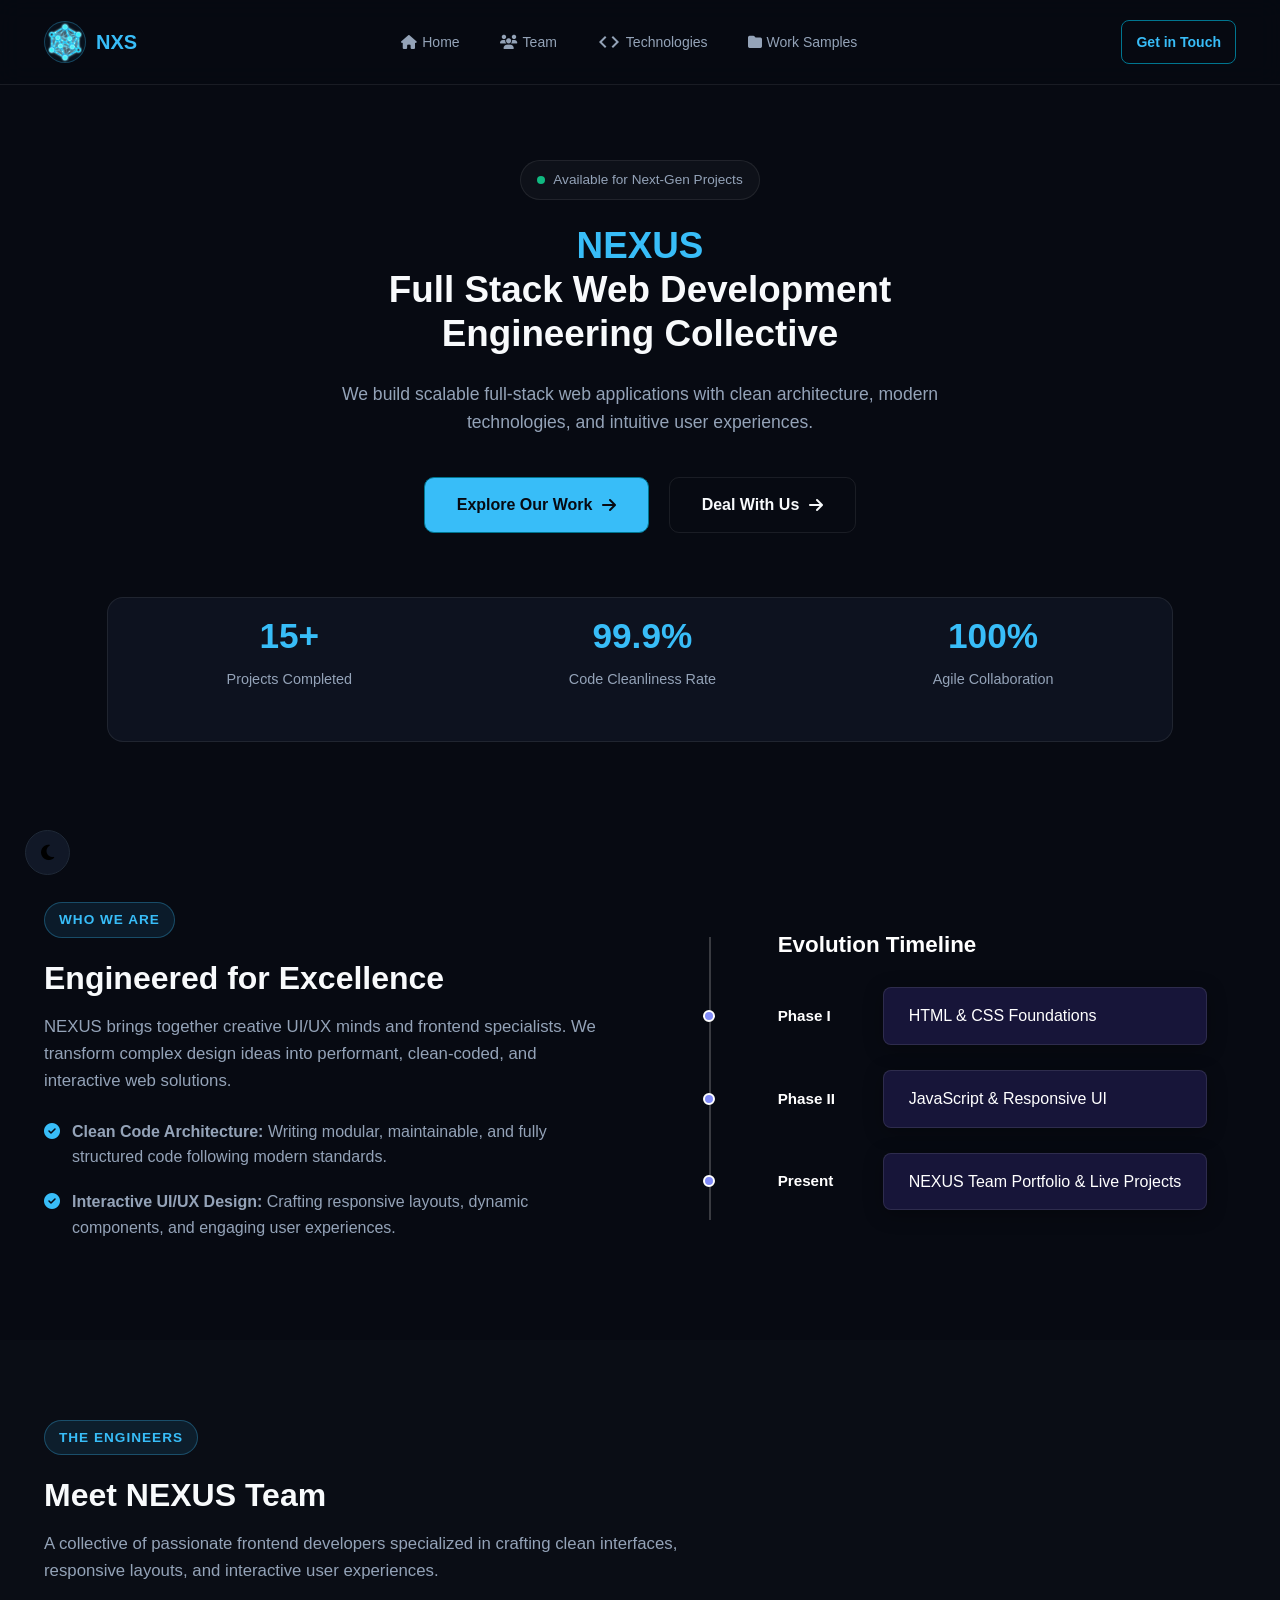
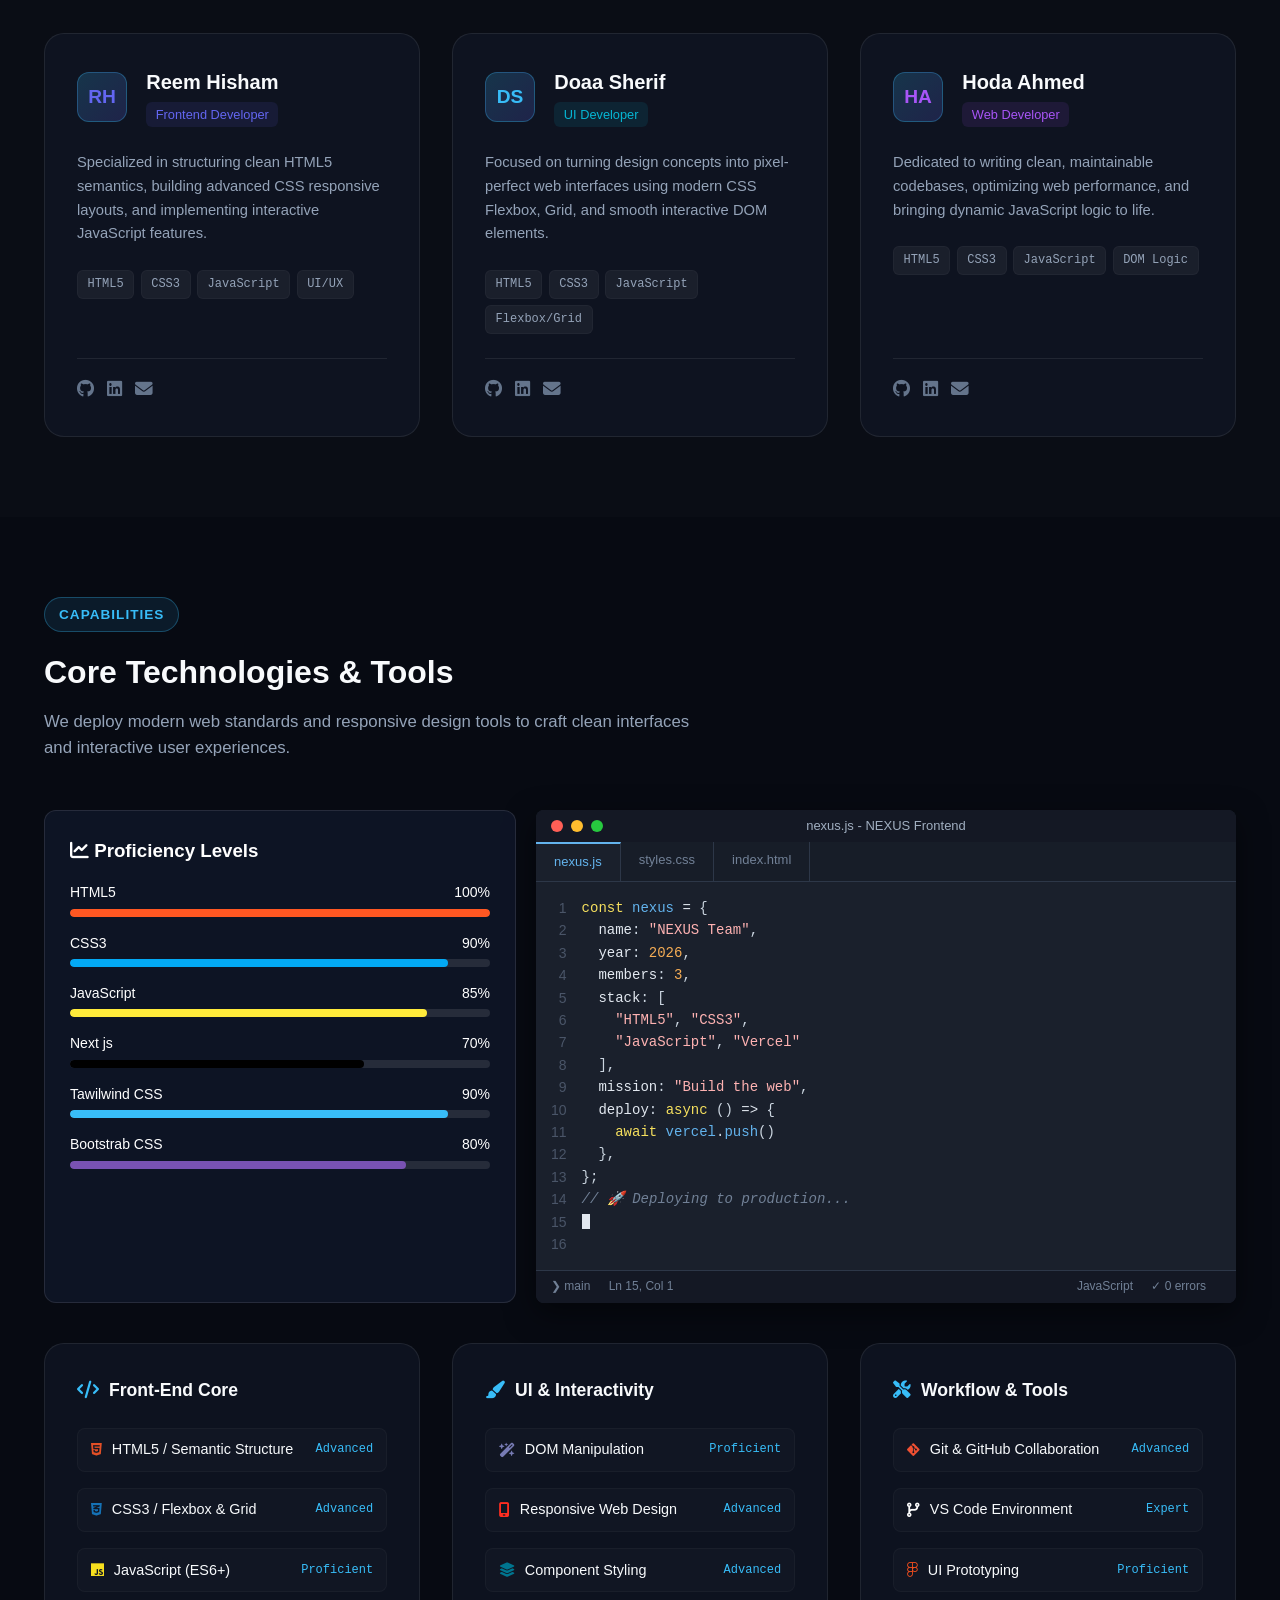
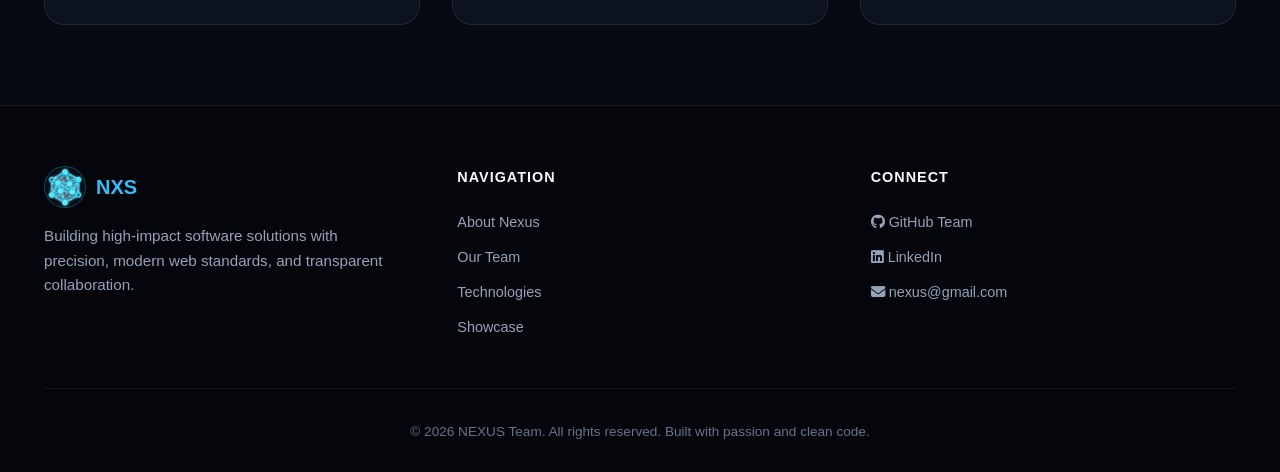
<file: index.html>
<!DOCTYPE html>
<html lang="en">

<head>
  <meta name="description"
    content="NEXUS is a full-stack web development team building scalable web applications, modern websites, management systems, and intuitive digital experiences.">

  <meta name="keywords"
    content="NEXUS, web development, full stack, web applications, websites, JavaScript, React, Node.js, software development">

  <meta name="author" content="NEXUS Team">

  <meta name="robots" content="index, follow">

  <meta name="theme-color" content="#080b12">

  <meta property="og:type" content="website">
  <meta property="og:title" content="NEXUS — Full Stack Web Development Team">
  <meta property="og:description"
    content="We build scalable web applications, modern websites, management systems, and intuitive digital experiences.">
  <meta property="og:image" content="logo.png">
  <meta property="og:url" content="https://your-domain.com">
  <meta property="og:site_name" content="NEXUS">

  <meta name="twitter:card" content="summary_large_image">
  <meta name="twitter:title" content="NEXUS — Full Stack Web Development Team">
  <meta name="twitter:description"
    content="We build scalable web applications, modern websites, management systems, and intuitive digital experiences.">
  <meta name="twitter:image" content="logo.png">

  <title>NEXUS</title>
  <link rel="stylesheet" href="https://cdnjs.cloudflare.com/ajax/libs/font-awesome/6.4.0/css/all.min.css">
  <link rel="stylesheet" href="style.css">
  <link rel="icon" href="logo.png">
  <link rel="stylesheet"
    href="https://fonts.googleapis.com/css2?family=Material+Symbols+Outlined:opsz,wght,FILL,GRAD@24,400,0,0&icon_names=code" />
</head>

<body>
  <header>
    <div class="container nav-container">

      <div class="logo">
        <img src="logo.png" alt="NEXUS" class="logo-img">
        <span>NXS</span>
      </div>

      <button class="menu-toggle" aria-label="Toggle navigation">
        <i class="fa-solid fa-bars"></i>
      </button>

      <nav class="nav-links">

        <a href="index.html">
          <i class="fa-solid fa-house"></i>
          Home
        </a>

        <a href="index.html#team">
          <i class="fa-solid fa-users"></i>
          Team
        </a>

        <a href="index.html#tech">
          <span class="material-symbols-outlined">code</span>
          Technologies
        </a>

        <a href="portfolio.html">
          <i class="fa-solid fa-folder"></i>
          Work Samples
        </a>

      </nav>

      <a href="contact.html" class="cta-btn-nav">
        Get in Touch
      </a>

    </div>
  </header>
  <main id="#home">
    <section class="hero reveal-element">
      <div class="container">
        <div class="hero-badge">
          <span class="pulse"></span>
          <span>Available for Next-Gen Projects</span>
        </div>
        <h1>
          <span style="color: #38bdf8;">NEXUS</span><br>
          <span class="gradient-text">Full Stack Web Development</span><br>
          <span class="gradient-text">Engineering Collective</span>
        </h1>
        <p>
          We build scalable full-stack web applications with clean architecture,
          modern technologies, and intuitive user experiences.
        </p>
        <div class="hero-actions">
          <a href="portfolio.html" class="btn-primary">
            <span>Explore Our Work</span>
            <i class="fa-solid fa-arrow-right"></i>
          </a>
          <a href="contact.html" class="btn-secondary">
            <span>Deal With Us</span>
            <i class="fa-solid fa-arrow-right"></i>

          </a>
        </div>
        <article class="hero-stats">
          <div class="stat-item">
            <h3 class="gradient-text">15+</h3>
            <p>Projects Completed</p>
          </div>
          <div class="stat-item">
            <h3 class="gradient-text">99.9%</h3>
            <p>Code Cleanliness Rate</p>
          </div>
          <div class="stat-item">
            <h3 class="gradient-text">100%</h3>
            <p>Agile Collaboration</p>
          </div>
        </article>
      </div>
    </section>

    <section class="about reveal-element" id="about">
      <div class="container">
        <div class="about-grid">
          <div>
            <span class="section-tag">Who We Are</span>
            <h2 class="section-title">Engineered for Excellence</h2>
            <p class="about-description">
              NEXUS brings together creative UI/UX minds and frontend specialists. We transform complex design ideas
              into performant, clean-coded, and interactive web solutions.
            </p>
            <ul class="feature-list">
              <li class="feature-item">
                <i class="fa-solid fa-circle-check"></i>
                <span><strong>Clean Code Architecture:</strong> Writing modular, maintainable, and fully structured code
                  following modern standards.</span>
              </li>
              <li class="feature-item">
                <i class="fa-solid fa-circle-check"></i>
                <span><strong>Interactive UI/UX Design:</strong> Crafting responsive layouts, dynamic components, and
                  engaging user experiences.</span>
              </li>
            </ul>
          </div>

          <div class="timeline-container reveal-element">
            <h3>Evolution Timeline</h3>
            <div class="timeline-item">
              <div class="timeline-dot"></div>
              <div class="timeline-year">Phase I</div>
              <div class="timeline-card">HTML & CSS Foundations</div>
            </div>
            <div class="timeline-item">
              <div class="timeline-dot"></div>
              <div class="timeline-year">Phase II</div>
              <div class="timeline-card">JavaScript & Responsive UI</div>
            </div>
            <div class="timeline-item">
              <div class="timeline-dot"></div>
              <div class="timeline-year">Present</div>
              <div class="timeline-card">NEXUS Team Portfolio & Live Projects</div>
            </div>
          </div>

        </div>
      </div>
    </section>

    <section class="team reveal-element" id="team">
      <div class="container">
        <span class="section-tag">The Engineers</span>
        <h2 class="section-title">Meet NEXUS Team</h2>
        <p class="section-subtitle">A collective of passionate frontend developers specialized in crafting clean
          interfaces, responsive layouts, and interactive user experiences.</p>

        <div class="team-grid" id="teamContainer">
          <article class="member-card" data-role="frontend">
            <div>
              <div class="member-header">
                <div class="avatar-initials avatar-reem">RH</div>
                <div class="member-info">
                  <h3>Reem Hisham</h3>
                  <span class="role-badge badge-reem">Frontend Developer</span>
                </div>
              </div>
              <p class="member-bio">
                Specialized in structuring clean HTML5 semantics, building advanced CSS responsive layouts, and
                implementing interactive JavaScript features.
              </p>
              <div class="tech-tags">
                <span class="tag-pill">HTML5</span>
                <span class="tag-pill">CSS3</span>
                <span class="tag-pill">JavaScript</span>
                <span class="tag-pill">UI/UX</span>
              </div>
            </div>
            <div class="member-footer">
              <div class="social-links">
                <a href="https://github.com/ReemHisham55" target="_blank" title="GitHub"><i
                    class="fa-brands fa-github"></i></a>
                <a href="https://www.linkedin.com/in/reem-hisham-183437289?utm_source=share_via&utm_content=profile&utm_medium=member_android"
                  title="LinkedIn" target="_blank"><i class="fa-brands fa-linkedin"></i></a>
                <a href="mailto:reemhishem@gmail.com" target="_blank" title="Email"><i
                    class="fa-solid fa-envelope"></i></a>
              </div>
            </div>
          </article>
          <article class="member-card" data-role="frontend">
            <div>
              <div class="member-header">
                <div class="avatar-initials">DS</div>
                <div class="member-info">
                  <h3>Doaa Sherif</h3>
                  <span class="role-badge">UI Developer</span>
                </div>
              </div>
              <p class="member-bio">
                Focused on turning design concepts into pixel-perfect web interfaces using modern CSS Flexbox, Grid, and
                smooth interactive DOM elements.
              </p>
              <div class="tech-tags">
                <span class="tag-pill">HTML5</span>
                <span class="tag-pill">CSS3</span>
                <span class="tag-pill">JavaScript</span>
                <span class="tag-pill">Flexbox/Grid</span>
              </div>
            </div>
            <div class="member-footer">
              <div class="social-links">
                <a href="https://github.com/Doaa5678" target="_blank" title="GitHub"><i
                    class="fa-brands fa-github"></i></a>
                <a href="https://www.linkedin.com/" target="_blank" title="LinkedIn"><i
                    class="fa-brands fa-linkedin"></i></a>
                <a href="mailto:Doaa@gmail.com" target="_blank" title="Email"><i class="fa-solid fa-envelope"></i></a>
              </div>
            </div>
          </article>
          <article class="member-card" data-role="frontend">
            <div>
              <div class="member-header">
                <div class="avatar-initials avatar-Hoda">HA</div>
                <div class="member-info">
                  <h3>Hoda Ahmed</h3>
                  <span class="role-badge badge-Hoda">Web Developer</span>
                </div>
              </div>
              <p class="member-bio">
                Dedicated to writing clean, maintainable codebases, optimizing web performance, and bringing dynamic
                JavaScript logic to life.
              </p>
              <div class="tech-tags">
                <span class="tag-pill">HTML5</span>
                <span class="tag-pill">CSS3</span>
                <span class="tag-pill">JavaScript</span>
                <span class="tag-pill">DOM Logic</span>
              </div>
            </div>
            <div class="member-footer">
              <div class="social-links">
                <a href="https://github.com/" title="GitHub" target="_blank"><i class="fa-brands fa-github"></i></a>
                <a href="https://www.linkedin.com/in/hoda-ahmed-909a07430?utm_source=share_via&utm_content=profile&utm_medium=member_android"
                  title="LinkedIn" target="_blank"><i class="fa-brands fa-linkedin"></i></a>
                <a href="mailto:hodaahmed3628@gmail.com" title="Email" target="_blank"><i
                    class="fa-solid fa-envelope"></i></a>
              </div>
            </div>
          </article>
        </div>
      </div>
    </section>

    <section class="tech-stack reveal-element" id="tech">
      <div class="container">
        <span class="section-tag">Capabilities</span>
        <h2 class="section-title">Core Technologies & Tools</h2>
        <p class="section-subtitle">We deploy modern web standards and responsive design tools to craft clean interfaces
          and interactive user experiences.</p>
        <article class="aboutUs">
          <div class="skills-box">
            <h3><i class="fa-solid fa-chart-line"></i> Proficiency Levels</h3>

            <div class="skill-bar-item">
              <div class="skill-info"><span>HTML5 </span><span>100%</span></div>
              <div class="progress-line"><span class="progress-html" data-width="100%"></span></div>
            </div>

            <div class="skill-bar-item">
              <div class="skill-info"><span>CSS3 </span><span>90%</span></div>
              <div class="progress-line"><span class="progress-css" data-width="90%"></span></div>
            </div>

            <div class="skill-bar-item">
              <div class="skill-info"><span>JavaScript </span><span>85%</span></div>
              <div class="progress-line"><span class="progress-js" data-width="85%"></span></div>
            </div>
            <div class="skill-bar-item">
              <div class="skill-info"><span>Next js </span><span>70%</span></div>
              <div class="progress-line"><span class="progress-next" data-width="70%"></span></div>
            </div>
            <div class="skill-bar-item">
              <div class="skill-info"><span>Tawilwind CSS </span><span>90%</span></div>
              <div class="progress-line"><span class="progress-tail" data-width="90%"></span></div>
            </div>
            <div class="skill-bar-item">
              <div class="skill-info"><span>Bootstrab CSS </span><span>80%</span></div>
              <div class="progress-line"><span class="progress-boot" data-width="80%"></span></div>
            </div>
          </div>
          <div class="editor-window">

            <div class="window-header">
              <div class="window-controls">
                <span class="dot red"></span>
                <span class="dot yellow"></span>
                <span class="dot green"></span>
              </div>
              <div class="window-title">nexus.js - NEXUS Frontend</div>
            </div>

            <div class="tabs-bar">
              <div class="tab active">nexus.js</div>
              <div class="tab">styles.css</div>
              <div class="tab">index.html</div>
            </div>


            <div class="editor-body">
              <div class="line-numbers">
                <span>1</span><span>2</span><span>3</span><span>4</span><span>5</span>
                <span>6</span><span>7</span><span>8</span><span>9</span><span>10</span>
                <span>11</span><span>12</span><span>13</span><span>14</span><span>15</span><span>16</span>
              </div>
              <div class="code-area">
                <pre><code><span class="keyword">const</span> <span class="variable">nexus</span> <span class="operator">=</span> {
  <span class="property">name</span>: <span class="string">"NEXUS Team"</span>,
  <span class="property">year</span>: <span class="number">2026</span>,
  <span class="property">members</span>: <span class="number">3</span>,
  <span class="property">stack</span>: [
    <span class="string">"HTML5"</span>, <span class="string">"CSS3"</span>,
    <span class="string">"JavaScript"</span>, <span class="string">"Vercel"</span>
  ],
  <span class="property">mission</span>: <span class="string">"Build the web"</span>,
  <span class="property">deploy</span>: <span class="keyword">async</span> () <span class="operator">=&gt;</span> {
    <span class="keyword">await</span> <span class="variable">vercel</span>.<span class="function">push</span>()
  },
};
<span class="comment">// 🚀 Deploying to production...</span>
<span class="cursor"></span></code></pre>
              </div>
            </div>


            <div class="status-bar">
              <div class="status-left">
                <span>&#10095; main</span>
                <span>Ln 15, Col 1</span>
              </div>
              <div class="status-right">
                <span>JavaScript</span>
                <span>&#10003; 0 errors</span>
              </div>
            </div>
          </div>
        </article>

        <div class="tech-categories">
          <div class="tech-card">
            <h3><i class="fa-solid fa-code"></i> Front-End Core</h3>
            <div class="stack-list">
              <div class="stack-item">
                <div class="stack-name"><i class="fa-brands fa-html5 icon-html"></i> HTML5 / Semantic Structure</div>
                <span class="stack-level">Advanced</span>
              </div>
              <div class="stack-item">
                <div class="stack-name"><i class="fa-brands fa-css3-alt icon-css"></i> CSS3 / Flexbox & Grid</div>
                <span class="stack-level">Advanced</span>
              </div>
              <div class="stack-item">
                <div class="stack-name"><i class="fa-brands fa-js icon-js"></i> JavaScript (ES6+)</div>
                <span class="stack-level">Proficient</span>
              </div>
            </div>
          </div>
          <div class="tech-card">
            <h3><i class="fa-solid fa-paintbrush"></i> UI & Interactivity</h3>
            <div class="stack-list">
              <div class="stack-item">
                <div class="stack-name"><i class="fa-solid fa-wand-magic-sparkles icon-php"></i> DOM Manipulation</div>
                <span class="stack-level">Proficient</span>
              </div>
              <div class="stack-item">
                <div class="stack-name"><i class="fa-solid fa-mobile-screen icon-laravel"></i> Responsive Web Design
                </div>
                <span class="stack-level">Advanced</span>
              </div>
              <div class="stack-item">
                <div class="stack-name"><i class="fa-solid fa-layer-group icon-db"></i> Component Styling</div>
                <span class="stack-level">Advanced</span>
              </div>
            </div>
          </div>
          <div class="tech-card">
            <h3><i class="fa-solid fa-screwdriver-wrench"></i> Workflow & Tools</h3>
            <div class="stack-list">
              <div class="stack-item">
                <div class="stack-name"><i class="fa-brands fa-git-alt icon-git"></i> Git & GitHub Collaboration</div>
                <span class="stack-level">Advanced</span>
              </div>
              <div class="stack-item">
                <div class="stack-name"><i class="fa-solid fa-code-branch icon-cloud"></i> VS Code Environment</div>
                <span class="stack-level">Expert</span>
              </div>
              <div class="stack-item">
                <div class="stack-name"><i class="fa-brands fa-figma icon-figma"></i> UI Prototyping</div>
                <span class="stack-level">Proficient</span>
              </div>
            </div>
          </div>
        </div>
      </div>

    </section>


  </main>

  <footer class="reveal-element">
    <div class="container">
      <div class="footer-grid">
        <div class="footer-brand">
          <a href="#" class="logo">
            <img src="logo.png" alt="NEXUS" class="logo-img">
            <span>NXS</span>
          </a>
          <p>Building high-impact software solutions with precision, modern web standards, and transparent
            collaboration.</p>
        </div>
        <div>
          <h4 class="footer-title">Navigation</h4>
          <ul class="footer-links">
            <li><a href="index.html#about">About Nexus</a></li>
            <li><a href="index.html#team">Our Team</a></li>
            <li><a href="index.html#tech">Technologies</a></li>
            <li><a href="portfolio.html">Showcase</a></li>
          </ul>
        </div>
        <div>
          <h4 class="footer-title">Connect</h4>
          <ul class="footer-links">
            <li><a href="https://github.com"><i class="fa-brands fa-github" target="_blank"></i> GitHub Team</a></li>
            <li><a href="https://www.linkedin.com/company/nexus-dev"><i class="fa-brands fa-linkedin"
                  target="_blank"></i> LinkedIn</a></li>
            <li><a href="mailto:nexus@gmail.com" target="_blank"><i class="fa-solid fa-envelope"></i>
                nexus@gmail.com</a></li>
          </ul>
        </div>
      </div>
      <div class="footer-bottom">
        <p>&copy; 2026 NEXUS Team. All rights reserved. Built with passion and clean code.</p>
      </div>
    </div>
  </footer>
  <button id="theme-toggle" class="floating-theme-btn" aria-label="Toggle theme">
    <i class="fa-solid fa-moon" id="theme-icon"></i>
  </button>
  <script src="index.js"></script>
</body>

</html>
</file>
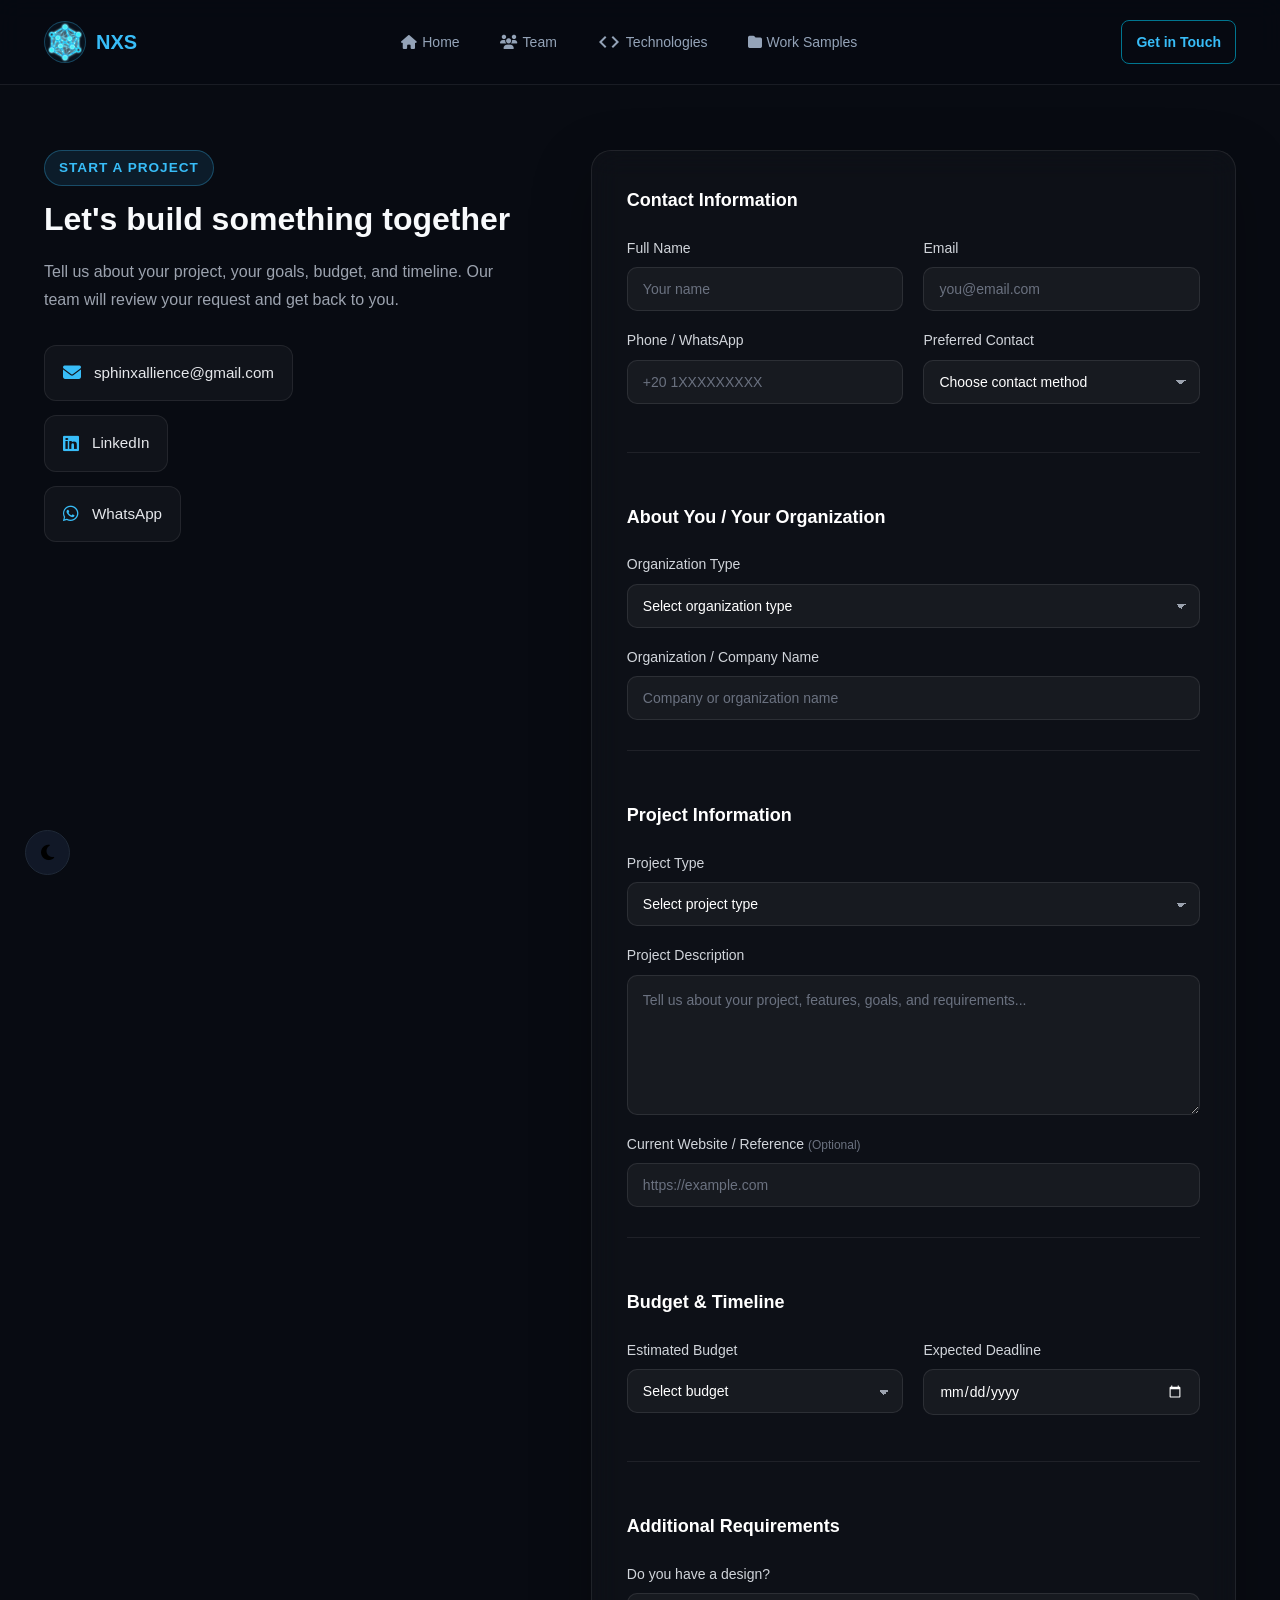
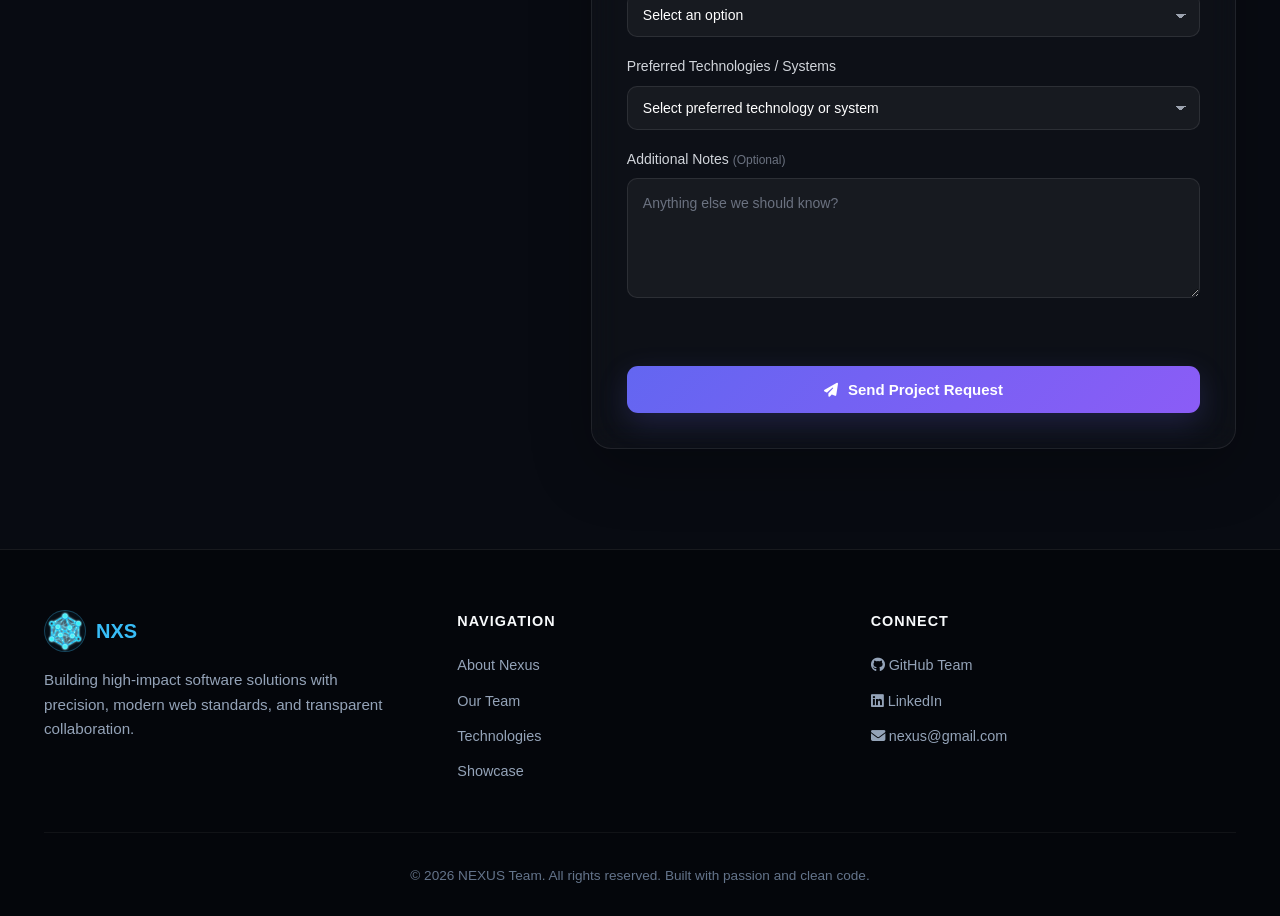
<file: contact.html>
<!DOCTYPE html>
<html lang="en">

<head>
  <meta name="description"
    content="NEXUS is a full-stack web development team building scalable web applications, modern websites, management systems, and intuitive digital experiences.">

  <meta name="keywords"
    content="NEXUS, web development, full stack, web applications, websites, JavaScript, React, Node.js, software development">

  <meta name="author" content="NEXUS Team">

  <meta name="robots" content="index, follow">

  <meta name="theme-color" content="#080b12">

  <meta property="og:type" content="website">
  <meta property="og:title" content="NEXUS — Full Stack Web Development Team">
  <meta property="og:description"
    content="We build scalable web applications, modern websites, management systems, and intuitive digital experiences.">
  <meta property="og:image" content="logo.png">
  <meta property="og:url" content="https://your-domain.com">
  <meta property="og:site_name" content="NEXUS">

  <meta name="twitter:card" content="summary_large_image">
  <meta name="twitter:title" content="NEXUS — Full Stack Web Development Team">
  <meta name="twitter:description"
    content="We build scalable web applications, modern websites, management systems, and intuitive digital experiences.">
  <meta name="twitter:image" content="logo.png">

  <title>NEXUS | Deal With Us</title>
  <link rel="stylesheet" href="https://cdnjs.cloudflare.com/ajax/libs/font-awesome/6.4.0/css/all.min.css">
  <link rel="stylesheet" href="style.css">
  <link rel="icon" href="logo.png">
  <link rel="stylesheet"
    href="https://fonts.googleapis.com/css2?family=Material+Symbols+Outlined:opsz,wght,FILL,GRAD@24,400,0,0&icon_names=code" />
</head>

<body>
  <header>
    <div class="container nav-container">

      <div class="logo">
        <img src="logo.png" alt="NEXUS" class="logo-img">
        <span>NXS</span>
      </div>

      <button class="menu-toggle" aria-label="Toggle navigation">
        <i class="fa-solid fa-bars"></i>
      </button>

      <nav class="nav-links">

        <a href="index.html">
          <i class="fa-solid fa-house"></i>
          Home
        </a>

        <a href="index.html#team">
          <i class="fa-solid fa-users"></i>
          Team
        </a>

        <a href="index.html#tech">
          <span class="material-symbols-outlined">code</span>
          Technologies
        </a>

        <a href="portfolio.html">
          <i class="fa-solid fa-folder"></i>
          Work Samples
        </a>

      </nav>

      <a href="contact.html" class="cta-btn-nav">
        Get in Touch
      </a>

    </div>
  </header>

  <section class="contact reveal-element" id="contact">
    <div class="container">

      <div class="contact-grid">

        <div class="contact-info">

          <span class="section-tag">Start a Project</span>

          <h2 class="section-title">
            Let's build something together
          </h2>

          <p class="contact-description">
            Tell us about your project, your goals, budget, and timeline.
            Our team will review your request and get back to you.
          </p>

          <div class="contact-links">

            <a href="mailto:sphinxallience@gmail.com" class="contact-pill">
              <i class="fa-solid fa-envelope"></i>
              <span>sphinxallience@gmail.com</span>
            </a>

            <a href="https://www.linkedin.com/company/nexus-dev" target="_blank" rel="noopener noreferrer"
              class="contact-pill">
              <i class="fa-brands fa-linkedin"></i>
              <span>LinkedIn</span>
            </a>

            <a href="https://wa.me/201XXXXXXXXX" target="_blank" rel="noopener noreferrer" class="contact-pill">
              <i class="fa-brands fa-whatsapp"></i>
              <span>WhatsApp</span>
            </a>

          </div>

        </div>
        <!-- Project Request Form -->
        <div class="contact-form-wrapper">

          <form class="contact-form">

            <div class="form-section">

              <h3>Contact Information</h3>

              <div class="form-row">

                <div class="form-group">
                  <label for="name">
                    Full Name
                  </label>

                  <input type="text" id="name" name="name" placeholder="Your name" required>
                </div>
                <div class="form-group">
                  <label for="email">
                    Email
                  </label>

                  <input type="email" id="email" name="email" placeholder="you@email.com" required>
                </div>

              </div>
              <div class="form-row">

                <div class="form-group">

                  <label for="phone">
                    Phone / WhatsApp
                  </label>

                  <input type="tel" id="phone" name="phone" placeholder="+20 1XXXXXXXXX" required>

                </div>
                <div class="form-group">

                  <label for="preferred-contact">
                    Preferred Contact
                  </label>

                  <select id="preferred-contact" name="preferred_contact" required>

                    <option value="" disabled selected>
                      Choose contact method
                    </option>

                    <option value="email">
                      Email
                    </option>

                    <option value="whatsapp">
                      WhatsApp
                    </option>

                    <option value="phone">
                      Phone Call
                    </option>

                  </select>

                </div>

              </div>

            </div>
            <div class="form-section">

              <h3>About You / Your Organization</h3>

              <div class="form-group">

                <label for="organization-type">
                  Organization Type
                </label>

                <select id="organization-type" name="organization_type" required>

                  <option value="" disabled selected>
                    Select organization type
                  </option>

                  <option value="individual">
                    Individual
                  </option>

                  <option value="startup">
                    Startup
                  </option>

                  <option value="small-business">
                    Small Business
                  </option>

                  <option value="company">
                    Company
                  </option>

                  <option value="organization">
                    Organization
                  </option>

                  <option value="educational">
                    Educational Institution
                  </option>

                  <option value="other">
                    Other
                  </option>

                </select>

              </div>
              <div class="form-group">

                <label for="organization-name">
                  Organization / Company Name
                </label>

                <input type="text" id="organization-name" name="organization_name"
                  placeholder="Company or organization name">

              </div>

            </div>
            <div class="form-section">

              <h3>Project Information</h3>

              <div class="form-group">

                <label for="project-type">
                  Project Type
                </label>

                <select id="project-type" name="project_type" required>

                  <option value="" disabled selected>
                    Select project type
                  </option>

                  <option value="website">
                    Website
                  </option>

                  <option value="web-app">
                    Web Application
                  </option>

                  <option value="ecommerce">
                    E-Commerce
                  </option>

                  <option value="dashboard">
                    Dashboard / Admin Panel
                  </option>

                  <option value="landing-page">
                    Landing Page
                  </option>

                  <option value="portfolio">
                    Portfolio
                  </option>

                  <option value="education-platform">
                    Educational Platform
                  </option>

                  <option value="custom-system">
                    Custom Management System
                  </option>

                  <option value="other">
                    Other
                  </option>

                </select>

              </div>
              <div class="form-group">

                <label for="project-description">
                  Project Description
                </label>

                <textarea id="project-description" name="project_description" rows="5"
                  placeholder="Tell us about your project, features, goals, and requirements..." required></textarea>

              </div>
              <div class="form-group">

                <label for="current-website">
                  Current Website / Reference
                  <span>(Optional)</span>
                </label>

                <input type="url" id="current-website" name="current_website" placeholder="https://example.com">

              </div>

            </div>
            <div class="form-section">

              <h3>Budget & Timeline</h3>

              <div class="form-row">

                <div class="form-group">

                  <label for="budget">
                    Estimated Budget
                  </label>

                  <select id="budget" name="budget" required>

                    <option value="" disabled selected>
                      Select budget
                    </option>

                    <option value="under-5000">
                      Less than 5,000 EGP
                    </option>

                    <option value="5000-10000">
                      5,000 - 10,000 EGP
                    </option>

                    <option value="10000-25000">
                      10,000 - 25,000 EGP
                    </option>

                    <option value="25000-50000">
                      25,000 - 50,000 EGP
                    </option>

                    <option value="50000-plus">
                      50,000+ EGP
                    </option>

                    <option value="not-sure">
                      I'm not sure yet
                    </option>

                  </select>

                </div>

                <div class="form-group">

                  <label for="deadline">
                    Expected Deadline
                  </label>

                  <input type="date" id="deadline" name="deadline" required>

                </div>

              </div>

            </div>
            <div class="form-section">

              <h3>Additional Requirements</h3>

              <div class="form-group">

                <label for="design-status">
                  Do you have a design?
                </label>

                <select id="design-status" name="design_status">

                  <option value="" disabled selected>
                    Select an option
                  </option>

                  <option value="yes">
                    Yes, I have a complete design
                  </option>

                  <option value="partial">
                    I have a partial design
                  </option>

                  <option value="reference">
                    I only have references
                  </option>

                  <option value="no">
                    No, I need NEXUS to design it
                  </option>
                </select>
              </div>
              <div class="form-group">

                <label for="technologies">
                  Preferred Technologies / Systems
                </label>

                <select id="technologies" name="technologies" required>

                  <option value="" disabled selected>
                    Select preferred technology or system
                  </option>

                  <option value="sass-advanced-css">
                    Sass / Advanced CSS Design
                  </option>

                  <option value="erp-systems">
                    ERP Systems & Business Dashboards
                  </option>

                  <option value="fullstack-laravel">
                    Full-Stack Web Apps (PHP / Laravel)
                  </option>

                  <option value="custom-web-app">
                    Custom Web Application
                  </option>

                </select>

              </div>


              <div class="form-group">

                <label for="additional-notes">
                  Additional Notes
                  <span>(Optional)</span>
                </label>

                <textarea id="additional-notes" name="additional_notes" rows="4"
                  placeholder="Anything else we should know?"></textarea>

              </div>

            </div>


            <button type="submit" class="submit-btn">
              <i class="fa-solid fa-paper-plane"></i>
              Send Project Request
            </button>

          </form>

        </div>

      </div>

    </div>
  </section>
  <footer>
    <div class="container">
      <div class="footer-grid">
        <div class="footer-brand">
          <a href="#" class="logo">
            <img src="logo.png" alt="NEXUS" class="logo-img">
            <span>NXS</span>
          </a>
          <p>Building high-impact software solutions with precision, modern web standards, and transparent
            collaboration.</p>
        </div>
        <div>
          <h4 class="footer-title">Navigation</h4>
          <ul class="footer-links">
            <li><a href="index.html#about">About Nexus</a></li>
            <li><a href="index.html#team">Our Team</a></li>
            <li><a href="index.html#tech">Technologies</a></li>
            <li><a href="portfolio.html">Showcase</a></li>
          </ul>
        </div>
        <div>
          <h4 class="footer-title">Connect</h4>
          <ul class="footer-links">
            <li><a href="https://github.com" target="_blank"><i class="fa-brands fa-github"></i> GitHub Team</a></li>
            <li><a href="https://www.linkedin.com/company/nexus-dev" target="_blank"><i
                  class="fa-brands fa-linkedin"></i> LinkedIn</a></li>
            <li><a href="mailto:nexus@gmail.com"><i class="fa-solid fa-envelope"></i> nexus@gmail.com</a></li>
          </ul>
        </div>
      </div>
      <div class="footer-bottom">
        <p>&copy; 2026 NEXUS Team. All rights reserved. Built with passion and clean code.</p>
      </div>
    </div>
    <button id="theme-toggle" class="floating-theme-btn" aria-label="Toggle theme">
      <i class="fa-solid fa-moon" id="theme-icon"></i>
    </button>
  </footer>
  <script src="index.js"></script>

</body>

</html>
</file>
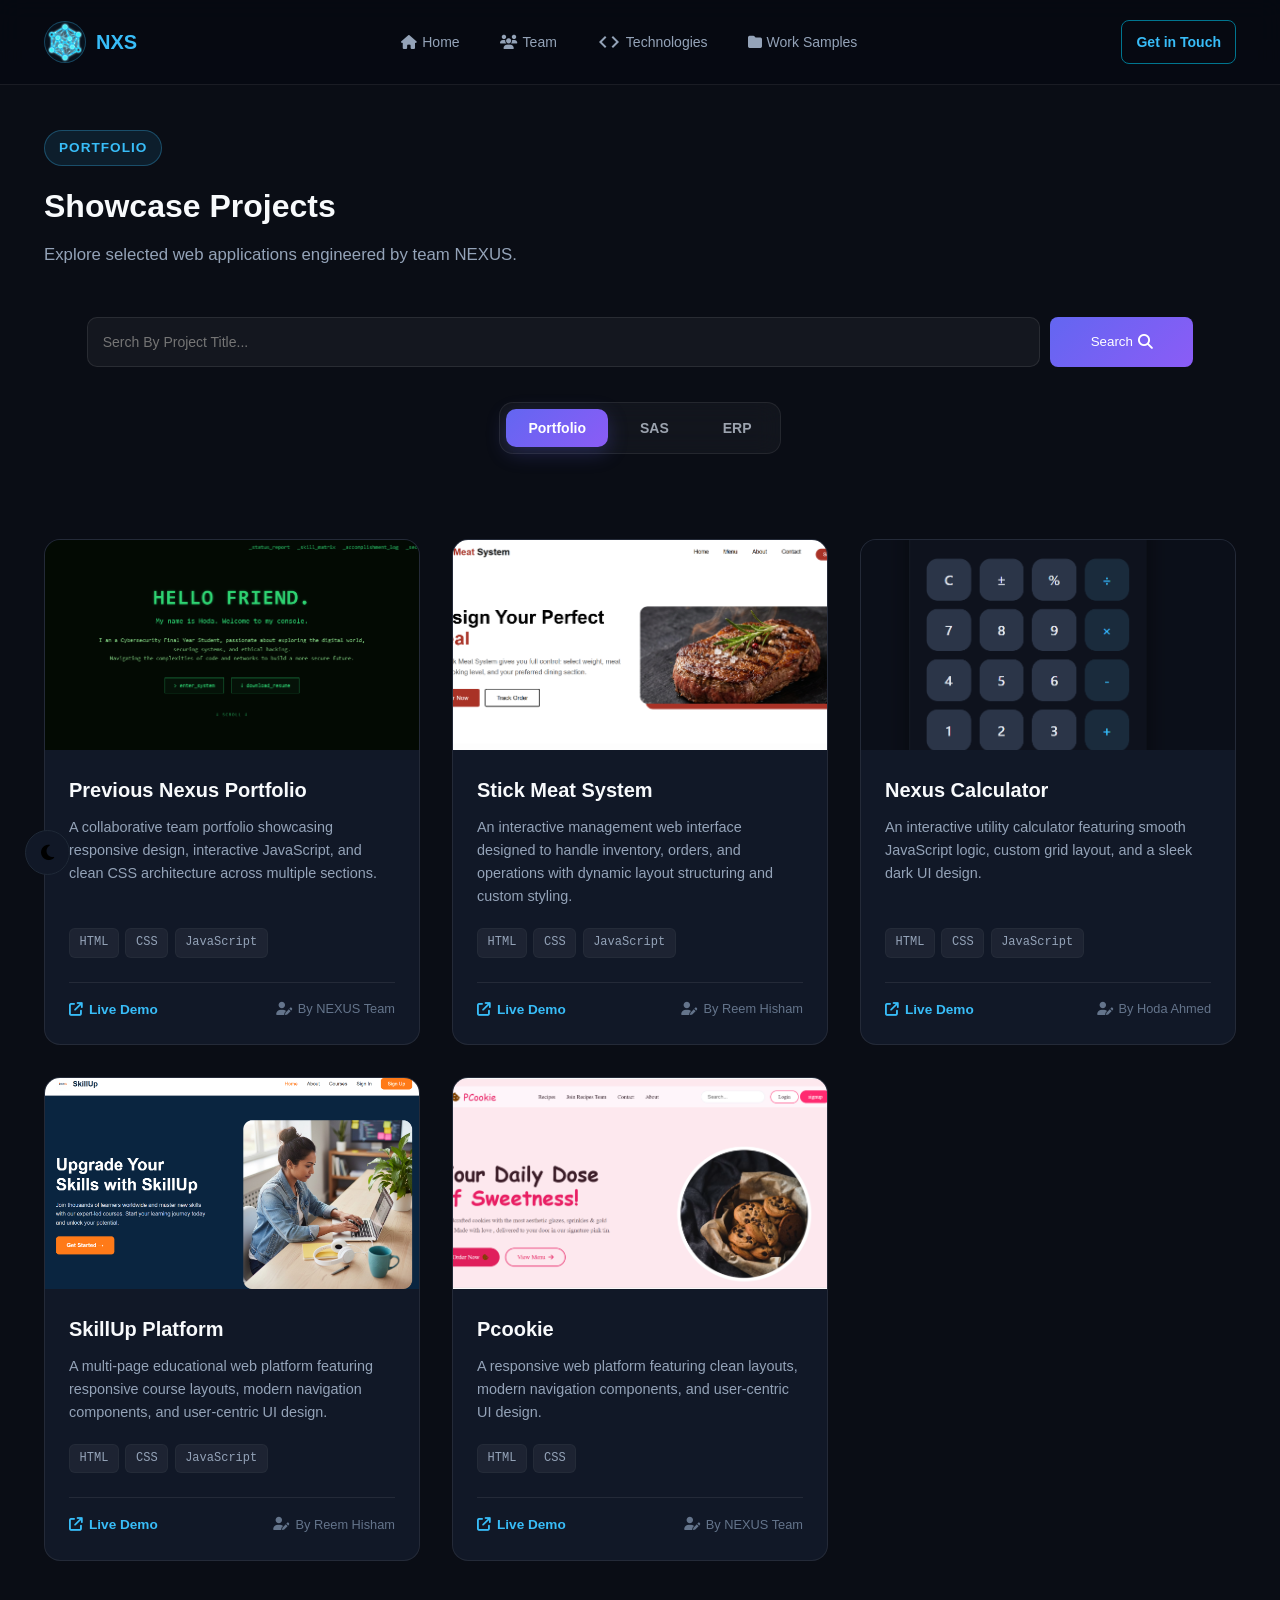
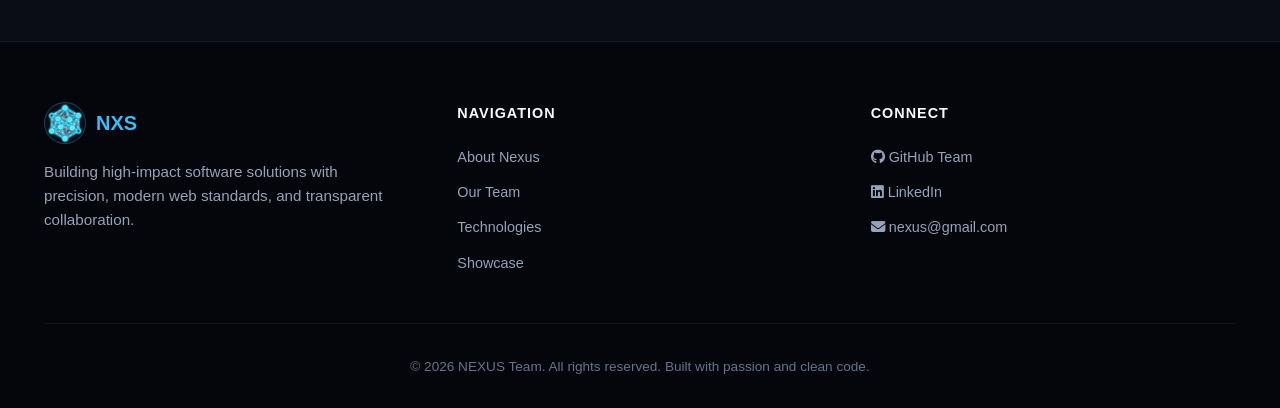
<file: portfolio.html>
<!DOCTYPE html>
<html lang="en">

<head>
  <meta name="description"
    content="NEXUS is a full-stack web development team building scalable web applications, modern websites, management systems, and intuitive digital experiences.">

  <meta name="keywords"
    content="NEXUS, web development, full stack, web applications, websites, JavaScript, React, Node.js, software development">

  <meta name="author" content="NEXUS Team">

  <meta name="robots" content="index, follow">

  <meta name="theme-color" content="#080b12">

  <meta property="og:type" content="website">
  <meta property="og:title" content="NEXUS — Full Stack Web Development Team">
  <meta property="og:description"
    content="We build scalable web applications, modern websites, management systems, and intuitive digital experiences.">
  <meta property="og:image" content="logo.png">
  <meta property="og:url" content="https://your-domain.com">
  <meta property="og:site_name" content="NEXUS">

  <meta name="twitter:card" content="summary_large_image">
  <meta name="twitter:title" content="NEXUS — Full Stack Web Development Team">
  <meta name="twitter:description"
    content="We build scalable web applications, modern websites, management systems, and intuitive digital experiences.">
  <meta name="twitter:image" content="logo.png">

  <title>NEXUS | Work Samples</title>
  <link rel="stylesheet" href="https://cdnjs.cloudflare.com/ajax/libs/font-awesome/6.4.0/css/all.min.css">
  <link rel="stylesheet" href="style.css">
  <link rel="icon" href="logo.png">
  <link rel="stylesheet"
    href="https://fonts.googleapis.com/css2?family=Material+Symbols+Outlined:opsz,wght,FILL,GRAD@24,400,0,0&icon_names=code" />
</head>

<body>
  <header>
    <div class="container nav-container">

      <div class="logo">
        <img src="logo.png" alt="NEXUS" class="logo-img">
        <span>NXS</span>
      </div>

      <button class="menu-toggle" aria-label="Toggle navigation">
        <i class="fa-solid fa-bars"></i>
      </button>

      <nav class="nav-links">

        <a href="index.html">
          <i class="fa-solid fa-house"></i>
          Home
        </a>

        <a href="index.html#team">
          <i class="fa-solid fa-users"></i>
          Team
        </a>

        <a href="index.html#tech">
          <span class="material-symbols-outlined">code</span>
          Technologies
        </a>

        <a href="portfolio.html">
          <i class="fa-solid fa-folder"></i>
          Work Samples
        </a>

      </nav>

      <a href="contact.html" class="cta-btn-nav">
        Get in Touch
      </a>

    </div>
  </header>
  <section class="projects " id="projects">

    <div class="container ">
      <span class="section-tag">Portfolio</span>
      <h2 class="section-title">Showcase Projects</h2>
      <p class="section-subtitle">
        Explore selected web applications engineered by team NEXUS.
      </p>
      <main>
        <div class="search">
          <form action="">
            <input type="text" name="" id="" placeholder="Serch By Project Title...">
            <button>Search <i class="fa-solid fa-magnifying-glass"></i></button>
          </form>
        </div>
        <div class="filters">
          <button class="filter-btn active">Portfolio</button>
          <button class="filter-btn">SAS</button>
          <button class="filter-btn">ERP</button>
        </div>
      </main>
      <div class="projects-container">

        <!-- Previous Nexus Portfolio -->
        <article class="project-card">
          <div class="project-img">
            <img src="Portfolio.png" alt="Portfolio Nexus">
          </div>

          <div class="project-content">
            <h3>Previous Nexus Portfolio</h3>

            <p>
              A collaborative team portfolio showcasing responsive design,
              interactive JavaScript, and clean CSS architecture across multiple sections.
            </p>

            <div class="tags">
              <span>HTML</span>
              <span>CSS</span>
              <span>JavaScript</span>
            </div>

            <div class="card-footer">
              <a href="https://portofilo-indol.vercel.app" target="_blank" rel="noopener noreferrer" class="live-demo">
                <i class="fa-solid fa-arrow-up-right-from-square"></i>
                Live Demo
              </a>

              <span class="author">
                <i class="fa-solid fa-user-pen"></i>
                By NEXUS Team
              </span>
            </div>
          </div>
        </article>


        <!-- Stick Meat System -->
        <article class="project-card">
          <div class="project-img">
            <img src="Stick.png" alt="Stick Meat System">
          </div>

          <div class="project-content">
            <h3>Stick Meat System</h3>

            <p>
              An interactive management web interface designed to handle inventory,
              orders, and operations with dynamic layout structuring and custom styling.
            </p>

            <div class="tags">
              <span>HTML</span>
              <span>CSS</span>
              <span>JavaScript</span>
            </div>

            <div class="card-footer">
              <a href="https://stick-meat-manager.vercel.app" target="_blank" rel="noopener noreferrer"
                class="live-demo">
                <i class="fa-solid fa-arrow-up-right-from-square"></i>
                Live Demo
              </a>

              <span class="author">
                <i class="fa-solid fa-user-pen"></i>
                By Reem Hisham
              </span>
            </div>
          </div>
        </article>


        <!-- Nexus Calculator -->
        <article class="project-card">
          <div class="project-img">
            <img src="calculator.png" alt="Nexus Calculator">
          </div>

          <div class="project-content">
            <h3>Nexus Calculator</h3>

            <p>
              An interactive utility calculator featuring smooth JavaScript logic,
              custom grid layout, and a sleek dark UI design.
            </p>

            <div class="tags">
              <span>HTML</span>
              <span>CSS</span>
              <span>JavaScript</span>
            </div>

            <div class="card-footer">
              <a href="https://calculator-livid-six-26.vercel.app" target="_blank" rel="noopener noreferrer"
                class="live-demo">
                <i class="fa-solid fa-arrow-up-right-from-square"></i>
                Live Demo
              </a>

              <span class="author">
                <i class="fa-solid fa-user-pen"></i>
                By Hoda Ahmed
              </span>
            </div>
          </div>
        </article>


        <!-- SkillUp Platform -->
        <article class="project-card">
          <div class="project-img">
            <img src="SkillUp.png" alt="SkillUp Platform">
          </div>

          <div class="project-content">
            <h3>SkillUp Platform</h3>

            <p>
              A multi-page educational web platform featuring responsive course layouts,
              modern navigation components, and user-centric UI design.
            </p>

            <div class="tags">
              <span>HTML</span>
              <span>CSS</span>
              <span>JavaScript</span>
            </div>

            <div class="card-footer">
              <a href="https://skill-up-seven-rosy.vercel.app" target="_blank" rel="noopener noreferrer"
                class="live-demo">
                <i class="fa-solid fa-arrow-up-right-from-square"></i>
                Live Demo
              </a>

              <span class="author">
                <i class="fa-solid fa-user-pen"></i>
                By Reem Hisham
              </span>
            </div>
          </div>
        </article>


        <!-- Pcookie -->
        <article class="project-card">
          <div class="project-img">
            <img src="pcookie.png" alt="Pcookie">
          </div>

          <div class="project-content">
            <h3>Pcookie</h3>

            <p>
              A responsive web platform featuring clean layouts,
              modern navigation components, and user-centric UI design.
            </p>

            <div class="tags">
              <span>HTML</span>
              <span>CSS</span>
            </div>

            <div class="card-footer">
              <a href="https://pcookie-e9z4.vercel.app/" target="_blank" rel="noopener noreferrer" class="live-demo">
                <i class="fa-solid fa-arrow-up-right-from-square"></i>
                Live Demo
              </a>

              <span class="author">
                <i class="fa-solid fa-user-pen"></i>
                By NEXUS Team
              </span>
            </div>
          </div>
        </article>

      </div>
    </div>
  </section>
  <footer>
    <div class="container">
      <div class="footer-grid">
        <div class="footer-brand">
          <a href="#" class="logo">
            <img src="logo.png" alt="NEXUS" class="logo-img">
            <span>NXS</span>
          </a>
          <p>Building high-impact software solutions with precision, modern web standards, and transparent
            collaboration.</p>
        </div>
        <div>
          <h4 class="footer-title">Navigation</h4>
          <ul class="footer-links">
            <li><a href="index.html#about">About Nexus</a></li>
            <li><a href="index.html#team">Our Team</a></li>
            <li><a href="index.html#tech">Technologies</a></li>
            <li><a href="portfolio.html">Showcase</a></li>
          </ul>
        </div>
        <div>
          <h4 class="footer-title">Connect</h4>
          <ul class="footer-links">
            <li><a href="https://github.com"><i class="fa-brands fa-github" target="_blank"></i> GitHub Team</a></li>
            <li><a href="https://www.linkedin.com/company/nexus-dev"><i class="fa-brands fa-linkedin"
                  target="_blank"></i> LinkedIn</a></li>
            <li><a href="mailto:nexus@gmail.com" target="_blank"><i class="fa-solid fa-envelope"></i>
                nexus@gmail.com</a></li>
          </ul>
        </div>
      </div>
      <div class="footer-bottom">
        <p>&copy; 2026 NEXUS Team. All rights reserved. Built with passion and clean code.</p>
      </div>
    </div>
    <button id="theme-toggle" class="floating-theme-btn" aria-label="Toggle theme">
      <i class="fa-solid fa-moon" id="theme-icon"></i>
    </button>
  </footer>
  <script src="index.js"></script>

</body>

</html>
</file>
<file: style.css>
* {
    box-sizing: border-box;
    margin: 0;
    padding: 0;
    transition: all 0.3s ease-in-out;
    user-select: none;
    -webkit-user-select: none;
    -moz-user-select: none;
    -ms-user-select: none;
}

html {
    scroll-behavior: smooth;
}

body {
    background-color: #070a12;
    color: #f8fafc;
    font-family: Arial, sans-serif;
    position: relative;
    line-height: 1.6;
}

::-webkit-scrollbar {
    width: 8px;
}

::-webkit-scrollbar-track {
    background: #080b12;
}

::-webkit-scrollbar-thumb {
    background: linear-gradient(180deg,
            #6366f1,
            #8b5cf6);
    border-radius: 10px;
}

::-webkit-scrollbar-thumb:hover {
    background: linear-gradient(180deg,
            #818cf8,
            #a78bfa);
}

.container {
    max-width: 1240px;
    margin: 0 auto;
    padding: 0 1.5rem;
}

.section-tag {
    display: inline-block;
    padding: 6px 14px;
    font-size: 0.85rem;
    font-weight: 600;
    text-transform: uppercase;
    letter-spacing: 1px;
    color: #38bdf8;
    background: rgba(56, 189, 248, 0.1);
    border: 1px solid rgba(56, 189, 248, 0.3);
    border-radius: 50px;
    margin-bottom: 15px;
}

.section-title {
    font-size: 2rem;
    font-weight: 700;
    margin-bottom: 10px;
}

.section-subtitle {
    color: #94a3b8;
    font-size: 1.05rem;
    max-width: 650px;
    margin-bottom: 3rem;
}

header {
    position: fixed;
    top: 0;
    left: 0;
    width: 100%;
    z-index: 100;
    background: rgba(7, 10, 18, 0.85);
    border-bottom: 1px solid rgba(255, 255, 255, 0.08);
    backdrop-filter: blur(12px);
    -webkit-backdrop-filter: blur(12px);
}

.nav-container {
    display: flex;
    justify-content: space-between;
    align-items: center;
    padding: 1.25rem 1.5rem;
    gap: 1rem;
}

.logo {
    display: flex;
    align-items: center;
    gap: 10px;
    font-weight: 800;
    color: #38bdf8;
    text-decoration: none;
    font-size: 1.25rem;
    flex-shrink: 0;
}

.logo-img {
    width: 42px;
    height: 42px;
    border-radius: 50%;
    object-fit: cover;
    border: 1.5px solid rgba(56, 189, 248, 0.3);
    background: rgba(56, 189, 248, 0.05);
    transition: transform 0.3s ease, box-shadow 0.3s ease;
}

.logo:hover .logo-img {
    box-shadow: 0 0 20px rgba(56, 189, 248, 0.25);
}

.nav-links {
    display: flex;
    align-items: center;
    gap: 20px;
    list-style: none;
    margin: 0;
    padding: 0;
    font-size: 14px;
}

.nav-links a {
    color: #94a3b8;
    text-decoration: none;
    padding: 10px;
    overflow: hidden;
    position: relative;
    transition: color 0.5s ease-in-out;
    display: flex;
    justify-content: center;
    align-items: center;
    gap: 5px;
    white-space: nowrap;
}

.nav-links a::after {
    content: "";
    position: absolute;
    left: -100%;
    bottom: 0;
    height: 1px;
    width: 50%;
    background: #38bdf8;
    transition: left 0.5s ease-in-out;
}

.nav-links a::before {
    content: "";
    position: absolute;
    right: -100%;
    bottom: 0;
    height: 1px;
    width: 50%;
    background: #38bdf8;
    transition: right 0.5s ease-in-out;
}

.nav-links a:hover::before {
    right: 0;
}

.nav-links a:hover::after {
    left: 0;
}

.nav-links a:hover {
    color: #38bdf8;
}

.cta-btn-nav {
    padding: 10px 14px;
    border-radius: 8px;
    text-decoration: none;
    font-weight: 600;
    border: 1px solid #00758f;
    background: transparent;
    color: #38bdf8;
    font-size: 14px;
    white-space: nowrap;
    transition: all 0.3s ease;
}

.cta-btn-nav:hover {
    background: #38bdf8;
    color: #070a12;
}

.menu-toggle {
    display: none;
    border: none;
    outline: none;
    background: transparent;
    color: #38bdf8;
    font-size: 24px;
    cursor: pointer;
    padding: 8px;
    transition: transform 0.3s ease;
}

.menu-toggle:hover {
    transform: scale(1.1);
}

@media (max-width: 950px) {
    .nav-links {
        gap: 10px;
    }

    .nav-links a {
        padding: 8px;
        font-size: 13px;
    }

    .cta-btn-nav {
        padding: 9px 12px;
        font-size: 13px;
    }

}

@media (max-width: 768px) {
    .nav-container {
        padding: 0.9rem 1rem;
        position: relative;
    }

    .logo-img {
        width: 38px;
        height: 38px;
    }

    .logo {
        font-size: 1.1rem;
    }

    .menu-toggle {
        display: block;
        margin-left: auto;
    }

    .cta-btn-nav {
        display: none;
    }

    .nav-links {
        position: absolute;
        top: 100%;
        left: 0;
        width: 100%;
        display: none;
        flex-direction: column;
        align-items: stretch;
        gap: 4px;
        padding: 12px;
        box-sizing: border-box;
        background: rgba(7, 10, 18, 0.97);
        border-top: 1px solid rgba(255, 255, 255, 0.05);
        border-bottom: 1px solid rgba(255, 255, 255, 0.08);
        backdrop-filter: blur(15px);
        -webkit-backdrop-filter: blur(15px);
    }

    .nav-links.active {
        display: flex;
    }

    .nav-links a {
        width: 100%;
        box-sizing: border-box;
        justify-content: flex-start;
        padding: 13px 15px;
        font-size: 14px;
        border-radius: 6px;
    }

    .nav-links a:hover {
        background: rgba(56, 189, 248, 0.05);
    }

    .nav-links a::before,
    .nav-links a::after {
        display: none;
    }
}

/* Hero*/
.hero {
    padding: 160px 1.5rem 80px 1.5rem;
    text-align: center;
    position: relative;
}

.hero-badge {
    display: inline-flex;
    align-items: center;
    gap: 8px;
    background: rgba(255, 255, 255, 0.03);
    border: 1px solid rgba(255, 255, 255, 0.08);
    padding: 8px 16px;
    border-radius: 30px;
    font-size: 0.85rem;
    color: #94a3b8;
}

.hero-badge .pulse {
    width: 8px;
    height: 8px;
    background-color: #10b981;
    border-radius: 50%;
}

.hero h1 {
    font-size: 2.3rem;
    font-weight: 700;
    margin: 1.5rem 0;
    line-height: 1.2;
}

.hero p {
    font-size: 1.1rem;
    color: #94a3b8;
    max-width: 700px;
    margin: 0 auto 2.5rem;
}

.hero-actions {
    display: flex;
    justify-content: center;
    gap: 1.2rem;
    margin-bottom: 4rem;
    flex-wrap: wrap;
}

.btn-primary,
.btn-secondary {
    padding: 0.9rem 2rem;
    border-radius: 10px;
    font-weight: 600;
    text-decoration: none;
    display: inline-flex;
    align-items: center;
    gap: 10px;
    cursor: pointer;

}

.btn-primary {
    background: #38bdf8;
    color: #070a12;
    border: none;
    border: 1px solid #00758f;

}

.btn-primary:hover {
    background: transparent !important;
    background: #00758f;
    color: #00758f;
    border: 1px solid #00758f;
}

.btn-secondary {
    padding: 0.9rem 2rem;

    color: #f8fafc;
    border: 1px solid rgba(255, 255, 255, 0.08);
    background: transparent;
}

.btn-secondary:hover {
    background: rgba(255, 255, 255, 0.05);
    border-color: rgba(255, 255, 255, 0.2);
}

.hero-stats {

    display: flex;
    justify-content: space-around;
    align-items: center;
    flex-wrap: wrap;
    background: rgba(17, 24, 39, 0.65);
    border: 1px solid rgba(255, 255, 255, 0.08);
    border-radius: 16px;
    padding: 10px;
    width: 90% !important;
    margin: 0 auto;
}

.stat-item h3 {
    font-size: 2.2rem;
    color: #38bdf8;
}

.stat-item p {
    color: #94a3b8;
    font-size: 0.9rem;
    margin-top: 4px;
}

/* About */
.about {
    padding: 80px 0;
}

.about-section {
    padding: 80px 20px;
}

.about-grid {
    display: grid;
    grid-template-columns: repeat(auto-fit, minmax(320px, 1fr));
    gap: 4rem;
    align-items: center;
}

.about-description {
    color: #94a3b8;
    font-size: 1.05rem;
}

.feature-list {
    list-style: none;
    margin-top: 1.5rem;
}

.feature-item {
    display: flex;
    align-items: flex-start;
    gap: 12px;
    margin-bottom: 1.2rem;
    color: #94a3b8;
}

.feature-item i {
    color: #38bdf8;
    margin-top: 4px;
}

.about-card {
    background: rgba(17, 24, 39, 0.65);
    border: 1px solid rgba(255, 255, 255, 0.08);
    border-radius: 20px;
    padding: 2.5rem;
    position: relative;
    overflow: hidden;
}

.about-card::before {
    content: '';
    position: absolute;
    top: 0;
    left: 0;
    width: 100%;
    height: 2px;
    background: #6366f1;
}

.about-card-title {
    margin-bottom: 1rem;
    color: #f8fafc;
    font-size: 1.3rem;
}

.about-card-text {
    color: #94a3b8;
    font-size: 0.95rem;
    margin-bottom: 1.5rem;
}

.about-card-footer {
    display: flex;
    gap: 10px;
    align-items: center;
}

.philosophy-dot {
    width: 10px;
    height: 10px;
    background: #38bdf8;
    border-radius: 50%;
}

.philosophy-text {
    font-family: 'JetBrains Mono', monospace;
    font-size: 0.85rem;
    color: #38bdf8;
}

.timeline-container {
    position: relative;
    max-width: 100%;
    margin: 0 auto;
    padding-left: 77px;
}

.timeline-container h3 {
    color: #fff;
    margin-bottom: 25px;
    font-size: 1.4rem;
    font-weight: 700;
}

.timeline-container::before {
    content: '';
    position: absolute;
    left: 8px;
    top: 10px;
    bottom: 15px;
    width: 2px;
    background: rgba(255, 255, 255, 0.2);
}

.timeline-item {
    position: relative;
    margin-bottom: 25px;
    display: flex;
    align-items: center;
    gap: 20px;
    opacity: 1;
}


.timeline-dot {
    width: 12px;
    height: 12px;
    background: #818cf8;
    border: 2px solid #fff;
    border-radius: 50%;
    position: absolute;
    left: -75px;
    z-index: 2;
}

.timeline-year {
    font-weight: bold;
    color: #fff;
    min-width: 85px;
    text-align: left;
    font-size: 0.95rem;
}

.timeline-card {
    background: rgba(30, 27, 75, 0.7);
    border: 1px solid rgba(255, 255, 255, 0.1);
    padding: 15px 25px;
    border-radius: 8px;
    color: #fff;
    flex-grow: 1;
    box-shadow: 0 4px 20px rgba(0, 0, 0, 0.3);
}

/* Team*/
.team {
    padding: 80px 0;
    background: rgba(255, 255, 255, 0.01);
}

.team-grid {
    display: grid;
    grid-template-columns: repeat(auto-fill, minmax(300px, 1fr));
    gap: 2rem;
}

.member-card {
    background: rgba(17, 24, 39, 0.65);
    border: 1px solid rgba(255, 255, 255, 0.08);
    border-radius: 20px;
    padding: 2rem;

    display: flex;
    flex-direction: column;
    justify-content: space-between;
}

.member-card:hover {
    transform: translateY(-8px);
    border-color: rgba(56, 189, 248, 0.3);
    box-shadow: 0 12px 30px rgba(0, 0, 0, 0.5);
}

.member-header {
    display: flex;
    align-items: center;
    gap: 1.2rem;
    margin-bottom: 1.5rem;
}

.avatar-initials {
    width: 50px;
    height: 50px;
    border-radius: 12px;
    background: linear-gradient(135deg, rgba(56, 189, 248, 0.2), rgba(99, 102, 241, 0.2));
    border: 1px solid rgba(56, 189, 248, 0.3);
    display: flex;
    align-items: center;
    justify-content: center;
    font-size: 1.2rem;
    font-weight: 700;
    color: #38bdf8;
}

.avatar-reem {
    color: #6366f1;
}

.avatar-Hoda {
    color: #a855f7;
}

.member-info h3 {
    font-size: 1.25rem;
    color: #f8fafc;
}

.role-badge {
    display: inline-block;
    color: #06b6d4;
    background: rgba(6, 182, 212, 0.1);
    padding: 0.15rem 0.6rem;
    border-radius: 6px;
    font-size: 0.8rem;
    margin-top: 4px;
}

.badge-reem {
    color: #6366f1;
    background: rgba(99, 102, 241, 0.1);
}

.badge-Hoda {
    color: #a855f7;
    background: rgba(168, 85, 247, 0.1);
}

.member-bio {
    color: #94a3b8;
    font-size: 0.92rem;
    margin-bottom: 1.5rem;
}

.tech-tags {
    display: flex;
    flex-wrap: wrap;
    gap: 0.4rem;
    margin-bottom: 1.5rem;
}

.tag-pill {
    font-family: 'JetBrains Mono', monospace;
    font-size: 0.75rem;
    background: rgba(255, 255, 255, 0.05);
    color: #94a3b8;
    padding: 0.25rem 0.6rem;
    border-radius: 6px;
    border: 1px solid rgba(255, 255, 255, 0.03);
}

.member-footer {
    display: flex;
    justify-content: space-between;
    align-items: center;
    padding-top: 1rem;
    border-top: 1px solid rgba(255, 255, 255, 0.08);
}

.social-links {
    display: flex;
    gap: 0.8rem;
}

.social-links a {
    color: #64748b;
    font-size: 1.1rem;

}

.social-links a:hover {
    color: #38bdf8;
}

.skills-box {
    background: rgba(15, 23, 42, 0.8);
    border: 1px solid rgba(255, 255, 255, 0.1);
    padding: 25px;
    border-radius: 12px;

    opacity: 0;
    transform: scale(0.95);
    transition: all 0.7s ease-out;
    height: 100%;

}

.skills-box h3 {
    color: #fff;
    margin-bottom: 15px;
}

.skills-box.show-element {
    opacity: 1;
    transform: scale(1);
}

.skill-bar-item {
    margin-bottom: 15px;
}

.skill-info {
    display: flex;
    justify-content: space-between;
    color: #fff;
    margin-bottom: 5px;
    font-size: 14px;
}

.progress-line {
    width: 100%;
    height: 8px;
    background: rgba(255, 255, 255, 0.1);
    border-radius: 10px;
    overflow: hidden;
}

.progress-line span {
    display: block;
    height: 100%;
    width: 0;
    border-radius: 10px;
    transition: width 1.2s ease-in-out;
}

.progress-html {
    background-color: #ff5722;
}

.progress-css {
    background-color: #03a9f4;
}

.progress-js {
    background-color: #ffeb3b;
}

.progress-next {
    background-color: #000000;
}

.progress-tail {
    background-color: #38bdf8;
}

.progress-boot {
    background-color: #7952b3;
}

.tech-stack {
    padding: 80px 0;
}

.tech-categories {
    display: grid;
    grid-template-columns: repeat(auto-fit, minmax(280px, 1fr));
    gap: 2rem;
}

.tech-card {
    background: rgba(17, 24, 39, 0.65);
    border: 1px solid rgba(255, 255, 255, 0.08);
    border-radius: 20px;
    padding: 2rem;
}

.tech-card h3 {
    font-size: 1.1rem;
    margin-bottom: 1.5rem;
    display: flex;
    align-items: center;
    gap: 10px;
}

.tech-card h3 i {
    color: #38bdf8;
}

.stack-list {
    display: flex;
    flex-direction: column;
    gap: 1rem;
}

.stack-item {
    display: flex;
    align-items: center;
    justify-content: space-between;
    padding: 0.6rem 0.8rem;
    background: rgba(255, 255, 255, 0.02);
    border-radius: 8px;
    border: 1px solid rgba(255, 255, 255, 0.03);
}

.stack-name {
    display: flex;
    align-items: center;
    gap: 10px;
    font-size: 0.9rem;
    font-weight: 500;
}

.icon-html {
    color: #e34f26;
}

.icon-css {
    color: #1572b6;
}

.icon-js {
    color: #f7df1e;
}

.icon-php {
    color: #777bb4;
}

.icon-laravel {
    color: #ff2d20;
}

.icon-db {
    color: #00758f;
}

.icon-git {
    color: #f05032;
}

.icon-cloud {
    color: #ffffff;
}

.icon-figma {
    color: #f24e1e;
}

.stack-level {
    font-family: 'JetBrains Mono', monospace;
    font-size: 0.75rem;
    color: #38bdf8;
}

/* Projects */
.projects {
    padding: 80px 0;
    background: rgba(255, 255, 255, 0.01);
    margin-top: 50px;
}

.projects-container {
    display: grid;
    grid-template-columns: repeat(auto-fit, minmax(300px, 1fr));
    gap: 2rem;
    overflow: hidden;
}

.project-card {
    background: #111827;
    border-radius: 16px;
    border: 1px solid rgba(255, 255, 255, 0.08);

    display: flex;
    flex-direction: column;
    overflow: hidden;
    opacity: 0;
    transform: translateY(40px);
    animation: fadeInOrder 0.8s ease forwards;
}

.project-card:nth-child(1) {
    animation-delay: 0.2s;
}

.project-card:nth-child(2) {
    animation-delay: 0.4s;
}

.project-card:nth-child(3) {
    animation-delay: 0.6s;
}

.project-card:nth-child(4) {
    animation-delay: 0.8s;
}

.project-card:nth-child(5) {
    animation-delay: 1.0s;
}

@keyframes fadeInOrder {
    to {
        opacity: 1;
        transform: translateY(0);
    }
}

.project-card:hover {
    transform: translateY(-6px);
    border-color: rgba(56, 189, 248, 0.3);
    box-shadow: 0 10px 30px rgba(56, 189, 248, 0.1);
}

.project-img {
    width: 100%;
    aspect-ratio: 16 / 9;
    overflow: hidden;
}

.project-img img {
    width: 100%;
    height: 100%;
    object-fit: cover;
    transition: transform 0.5s ease;
}

.project-card:hover .project-img img {
    transform: scale(1.05);
}

.project-content {
    padding: 1.5rem;
    display: flex;
    flex-direction: column;
    flex-grow: 1;
}

.project-content h3 {
    font-size: 1.25rem;
    font-weight: 600;
    margin-bottom: 10px;
}

.project-content p {
    color: #94a3b8;
    font-size: 0.9rem;
    margin-bottom: 20px;
    flex-grow: 1;
}

.tags {
    display: flex;
    flex-wrap: wrap;
    gap: 0.4rem;
    margin-bottom: 1.5rem;
}

.tags span {
    font-family: 'JetBrains Mono', monospace;
    font-size: 0.75rem;
    background: rgba(255, 255, 255, 0.05);
    color: #94a3b8;
    padding: 0.25rem 0.6rem;
    border-radius: 6px;
    border: 1px solid rgba(255, 255, 255, 0.03);
}

.card-footer {
    display: flex;
    justify-content: space-between;
    align-items: center;
    padding-top: 1rem;
    border-top: 1px solid rgba(255, 255, 255, 0.08);
}

.live-demo {
    color: #38bdf8;
    text-decoration: none;
    font-size: 0.85rem;
    font-weight: 600;
    display: flex;
    align-items: center;
    gap: 6px;
    transition: color 0.2s;
}

.live-demo:hover {
    color: #5eead4;
}

.author {
    color: #64748b;
    font-size: 0.8rem;
    display: flex;
    align-items: center;
    gap: 6px;
}

/* Contact */
.contact {
    padding: 80px 0;
    background: rgba(255, 255, 255, 0.01);
    margin-top: 50px;
}

.contact-grid {
    display: grid;
    grid-template-columns: repeat(auto-fit, minmax(320px, 1fr));
    gap: 3.5rem;
    align-items: start;
}

.contact-description {
    color: #94a3b8;
    font-size: 1.05rem;
    margin-bottom: 30px;
}

.contact-links {
    display: flex;
    flex-direction: column;
    gap: 12px;
}

.contact-pill {
    display: inline-flex;
    align-items: center;
    gap: 12px;
    padding: 12px 20px;
    background: #111827;
    border: 1px solid rgba(255, 255, 255, 0.08);
    border-radius: 12px;
    color: #ffffff;
    text-decoration: none;
    font-size: 0.95rem;
    width: fit-content;

}

.contact-pill i {
    color: #38bdf8;
}

.contact-pill:hover {
    border-color: rgba(56, 189, 248, 0.3);
    transform: translateY(-2px);
}

.contact-form-wrapper {
    background: #111827;
    border: 1px solid rgba(255, 255, 255, 0.08);
    padding: 2.5rem;
    border-radius: 20px;
    box-shadow: 0 10px 30px rgba(0, 0, 0, 0.3);
}

.contact-form {
    display: flex;
    flex-direction: column;
    gap: 1.25rem;
}

.contact-form .form-row {
    display: flex;
    gap: 1.25rem;
    width: 100%;
}

.contact-form .form-row .form-group {
    flex: 1;
    min-width: 0;
}

.form-group {
    display: flex;
    flex-direction: column;
    gap: 8px;
}

.form-group label {
    font-size: 0.9rem;
    color: #f8fafc;
    font-weight: 500;
}

.form-group input,
.form-group textarea {
    width: 100%;
    padding: 12px 16px;
    background: #070a12;
    border: 1px solid rgba(255, 255, 255, 0.12);
    border-radius: 10px;
    color: #ffffff;
    font-size: 0.95rem;
    outline: none;
    font-family: inherit;

}

.form-group input:focus,
.form-group textarea:focus {
    border-color: #38bdf8;
    box-shadow: 0 0 12px rgba(56, 189, 248, 0.25);
}

.form-group input::placeholder,
.form-group textarea::placeholder {
    color: #64748b;
}

.form-group textarea {
    resize: vertical;
    min-height: 130px;
}

.submit-btn {
    width: 100%;
    padding: 14px;
    background: #38bdf8;
    color: #070a12;
    border: none;
    border-radius: 10px;
    font-size: 1rem;
    font-weight: 700;
    cursor: pointer;

    margin-top: 0.5rem;
}

.submit-btn:hover {
    transform: translateY(-2px);
    box-shadow: 0 6px 20px rgba(56, 189, 248, 0.4);
}

/* Footer */
footer {
    border-top: 1px solid rgba(255, 255, 255, 0.08);
    padding: 60px 0 30px;
    background: #04060b;
}

.footer-grid {
    display: grid;
    grid-template-columns: repeat(auto-fit, minmax(200px, 1fr));
    gap: 3rem;
    margin-bottom: 3rem;
}

.footer-brand p {
    color: #94a3b8;
    margin-top: 1rem;
    font-size: 0.95rem;
    max-width: 350px;
}

.footer-title {
    font-size: 0.9rem;
    font-weight: 700;
    text-transform: uppercase;
    letter-spacing: 1px;
    margin-bottom: 1.2rem;
}

.footer-links {
    list-style: none;
    display: flex;
    flex-direction: column;
    gap: 0.6rem;
}

.footer-links a {
    color: #94a3b8;
    text-decoration: none;
    font-size: 0.9rem;

}

.footer-links a:hover {
    color: #38bdf8;
}

.footer-bottom {
    text-align: center;
    padding-top: 2rem;
    border-top: 1px solid rgba(255, 255, 255, 0.05);
    color: #64748b;
    font-size: 0.85rem;
}

/* Media Queries */
@media (max-width: 768px) {
    .nav-container {
        flex-direction: column;
        align-items: center;
        text-align: center;
        padding: 1rem;
    }

    .nav-links {
        justify-content: center;
        gap: 1rem;
        font-size: 0.9rem;
    }

    .hero {
        padding: 170px 1rem 60px 1rem;
    }
}

@media (max-width: 640px) {
    .contact-form .form-row {
        flex-direction: column;
        gap: 1.25rem;
    }
}

.contact {
    padding: 100px 0;
    background: #080b12;
}

.contact-grid {
    display: grid;
    grid-template-columns: 0.85fr 1.15fr;
    gap: 70px;
    align-items: start;
}

.contact-info {
    position: sticky;
    top: 110px;
}

.contact-info .section-tag {
    display: inline-block;
    margin-bottom: 15px;
}

.contact-info .section-title {
    margin-bottom: 20px;
    line-height: 1.15;
}

.contact-description {
    color: #9ca3af;
    font-size: 16px;
    line-height: 1.8;
    max-width: 520px;
    margin-bottom: 30px;
}

.contact-links {
    display: flex;
    flex-direction: column;
    gap: 14px;
    max-width: 380px;
}

.contact-pill {
    display: flex;
    align-items: center;
    gap: 13px;
    padding: 15px 18px;
    color: #e5e7eb;
    text-decoration: none;
    background: rgba(255, 255, 255, 0.035);
    border: 1px solid rgba(255, 255, 255, 0.08);
    border-radius: 12px;
    transition: all 0.3s ease;
}

.contact-pill i {
    font-size: 18px;
}

.contact-pill:hover {
    transform: translateX(5px);
    border-color: rgba(255, 255, 255, 0.2);
    background: rgba(255, 255, 255, 0.07);
}

.contact-form-wrapper {
    padding: 35px;
    background: rgba(255, 255, 255, 0.025);
    border: 1px solid rgba(255, 255, 255, 0.08);
    border-radius: 20px;
    box-shadow: 0 20px 60px rgba(0, 0, 0, 0.25);
    backdrop-filter: blur(15px);
}

.form-section {
    padding-bottom: 30px;
    margin-bottom: 30px;
    border-bottom: 1px solid rgba(255, 255, 255, 0.07);
}

.form-section:last-of-type {
    border-bottom: none;
    margin-bottom: 10px;
}

.form-section h3 {
    margin: 0 0 22px;
    color: #ffffff;
    font-size: 18px;
    font-weight: 600;
}

.form-row {
    display: grid;
    grid-template-columns: repeat(2, 1fr);
    gap: 18px;
}

.form-group {
    display: flex;
    flex-direction: column;
    gap: 8px;
    margin-bottom: 18px;
}

.form-group:last-child {
    margin-bottom: 0;
}

.form-group label {
    color: #d1d5db;
    font-size: 14px;
    font-weight: 500;
}

.form-group label span {
    color: #6b7280;
    font-size: 12px;
    font-weight: 400;
}

.form-group input,
.form-group select,
.form-group textarea {
    width: 100%;
    box-sizing: border-box;
    padding: 13px 15px;
    color: #ffffff;
    font-family: inherit;
    font-size: 14px;
    background: rgba(255, 255, 255, 0.045);
    border: 1px solid rgba(255, 255, 255, 0.09);
    border-radius: 10px;
    outline: none;
    transition: border-color 0.25s ease,
        background 0.25s ease,
        box-shadow 0.25s ease;
}

.form-group input::placeholder,
.form-group textarea::placeholder {
    color: #6b7280;
}

.form-group input:focus,
.form-group select:focus,
.form-group textarea:focus {
    background: rgba(255, 255, 255, 0.065);
    border-color: rgba(255, 255, 255, 0.3);
    box-shadow: 0 0 0 3px rgba(255, 255, 255, 0.04);
}

.form-group select {
    cursor: pointer;
    appearance: none;
    background-image:
        linear-gradient(45deg, transparent 50%, #9ca3af 50%),
        linear-gradient(135deg, #9ca3af 50%, transparent 50%);
    background-position:
        calc(100% - 18px) 52%,
        calc(100% - 13px) 52%;
    background-size: 5px 5px, 5px 5px;
    background-repeat: no-repeat;
}

.form-group select option {
    color: #ffffff;
    background: #111827;
}

.form-group textarea {
    min-height: 120px;
    resize: vertical;
    line-height: 1.6;
}

.form-group input[type="date"] {
    color-scheme: dark;
}

.submit-btn {
    width: 100%;
    display: flex;
    justify-content: center;
    align-items: center;
    gap: 10px;
    padding: 15px 20px;
    color: #ffffff;
    background: linear-gradient(135deg, #6366f1, #8b5cf6);
    border: none;
    border-radius: 11px;
    font-family: inherit;
    font-size: 15px;
    font-weight: 600;
    cursor: pointer;
    box-shadow: 0 10px 30px rgba(99, 102, 241, 0.2);
    transition: transform 0.25s ease,
        box-shadow 0.25s ease,
        opacity 0.25s ease;
}

.submit-btn:hover {
    transform: translateY(-2px);
    box-shadow: 0 15px 35px rgba(99, 102, 241, 0.3);
}

.submit-btn:active {
    transform: translateY(0);
}

.submit-btn i {
    font-size: 14px;
}

@media (max-width: 1000px) {
    .contact-grid {
        grid-template-columns: 1fr;
        gap: 45px;
    }

    .contact-info {
        position: static;
    }

    .contact-description {
        max-width: 700px;
    }

    .contact-links {
        max-width: 500px;
    }
}

@media (max-width: 700px) {
    .contact {
        padding: 70px 0;
    }

    .contact-form-wrapper {
        padding: 24px 20px;
        border-radius: 16px;
    }

    .form-row {
        grid-template-columns: 1fr;
        gap: 0;
    }

    .form-section {
        padding-bottom: 24px;
        margin-bottom: 24px;
    }

    .form-section h3 {
        font-size: 17px;
    }
}

@media (max-width: 480px) {
    .contact {
        padding: 60px 0;
    }

    .contact-form-wrapper {
        padding: 20px 15px;
    }

    .contact-pill {
        padding: 13px 14px;
        font-size: 13px;
    }

    .form-group input,
    .form-group select,
    .form-group textarea {
        padding: 12px;
        font-size: 13px;
    }

    .submit-btn {
        padding: 14px;
        font-size: 14px;
        background: #00758f !important;
    }
}

.projects main {
    min-height: 100px;
    width: 100%;
    margin: 40px auto;
    display: flex;
    flex-direction: column;
    justify-content: center;
    align-items: center;
}

.search {
    width: 100%;
}

main form {
    display: flex;
    width: 100%;
    justify-content: center;
    align-items: center;
    gap: 10px;
    flex-wrap: wrap;
}

.search form input {
    width: 80%;
    outline: none;
    border: none;
    height: 50px;

    padding: 13px 15px;
    color: #ffffff;
    font-family: inherit;
    font-size: 14px;
    background: rgba(255, 255, 255, 0.045);
    border: 1px solid rgba(255, 255, 255, 0.09);
    border-radius: 10px;
    transition: border-color 0.25s ease,
        background 0.25s ease,
        box-shadow 0.25s ease;
}

.search button {
    padding: 10px;
    outline: none;
    border-radius: 8px;
    background: linear-gradient(135deg,
            #6366f1,
            #8b5cf6);
    outline: none;
    border: none;
    height: 50px;
    color: #fff;
    cursor: pointer;
    width: 12%;
    display: flex;
    justify-content: center;
    align-items: center;
    gap: 5px;
}

.search input:focus {
    background: rgba(255, 255, 255, 0.065);
    border-color: rgba(255, 255, 255, 0.3);
    box-shadow: 0 0 0 3px rgba(255, 255, 255, 0.04);
}

.search button:hover {
    color: #fff;
    background: rgba(255, 255, 255, 0.06);

}

.search button i {
    font-size: 15px;
}

.filters {
    display: flex;
    justify-content: center;
    align-items: center;
    gap: 10px;
    margin: 35px 0 45px;
    padding: 6px;

    width: fit-content;
    margin-left: auto;
    margin-right: auto;

    background: rgba(255, 255, 255, 0.035);
    border: 1px solid rgba(255, 255, 255, 0.08);
    border-radius: 14px;

    backdrop-filter: blur(12px);
}

.filter-btn {
    border: none;
    outline: none;
    cursor: pointer;

    padding: 11px 22px;

    color: #9ca3af;
    background: transparent;

    border-radius: 10px;

    font-size: 14px;
    font-weight: 600;
    font-family: inherit;

    transition: all 0.3s ease;
}

.filter-btn:hover {
    color: #6366f1;
    background: rgba(255, 255, 255, 0.06);
}

.filter-btn.active {
    color: #fff;

    background: linear-gradient(135deg,
            #6366f1,
            #8b5cf6);

    box-shadow:
        0 6px 20px rgba(99, 102, 241, 0.25);
}

.filter-btn:active {
    transform: scale(0.96);
}

@media (max-width: 500px) {
    .filters {
        width: 90%;
        justify-content: space-between;
    }

    .filter-btn {
        flex: 1;
        padding: 10px 12px;
        font-size: 13px;
    }
}

.reveal-element {
    opacity: 0;
    transform: translateY(30px) scale(0.97);
    transition: opacity 0.8s ease-out, transform 0.8s ease-out;
}

.reveal-element.show {
    opacity: 1;
    transform: translateY(0) scale(1);
}

.editor-window {
    width: 700px;
    background-color: #1a202c;
    border-radius: 8px;
    box-shadow: 0 10px 30px rgba(0, 0, 0, 0.5);
    overflow: hidden;
    color: #cbd5e0;
}

.window-header {
    background-color: #141824;
    padding: 10px 15px;
    display: flex;
    align-items: center;
    position: relative;
}

.window-controls {
    display: flex;
    gap: 8px;
}

.dot {
    width: 12px;
    height: 12px;
    border-radius: 50%;
}

.red {
    background-color: #ff5f56;
}

.yellow {
    background-color: #ffbd2e;
}

.green {
    background-color: #27c93f;
}

.window-title {
    position: absolute;
    width: 100%;
    text-align: center;
    left: 0;
    font-size: 13px;
    color: #a0aec0;
    pointer-events: none;
}

.tabs-bar {
    display: flex;
    background-color: #171d28;
    border-bottom: 1px solid #2d3748;
}

.tab {
    padding: 8px 18px;
    font-size: 13px;
    color: #718096;
    cursor: pointer;
    border-right: 1px solid #2d3748;
}

.tab.active {
    background-color: #1a202c;
    color: #63b3ed;
    border-top: 2px solid #63b3ed;
}

.editor-body {
    display: flex;
    padding: 15px 0;
    font-size: 14px;
    line-height: 1.6;
}

.line-numbers {
    display: flex;
    flex-direction: column;
    padding: 0 15px;
    color: #4a5568;
    text-align: right;
    user-select: none;
}

.code-area {
    flex-grow: 1;
}

pre code {
    font-family: inherit;
}

.keyword {
    color: #f6e05e;
}

.variable {
    color: #63b3ed;
}

.property {
    color: #e2e8f0;
}

.string {
    color: #feb2b2;
}

.number {
    color: #f6ad55;
}

.operator {
    color: #e2e8f0;
}

.function {
    color: #63b3ed;
}

.comment {
    color: #718096;
    font-style: italic;
}

.cursor {
    display: inline-block;
    width: 8px;
    height: 15px;
    background-color: #e2e8f0;
    vertical-align: middle;
    animation: blink 1s infinite;
}

@keyframes blink {
    50% {
        opacity: 0;
    }
}


.status-bar {
    background-color: #141824;
    padding: 6px 15px;
    display: flex;
    justify-content: space-between;
    font-size: 12px;
    color: #718096;
    border-top: 1px solid #2d3748;
}

.status-left span,
.status-right span {
    margin-right: 15px;
}

.aboutUs {
    display: grid;
    grid-template-columns: repeat(2, 1fr);
    grid-template-rows: 1fr;
    justify-content: center;
    align-items: center;
    gap: 20px;
    flex-wrap: wrap;
    margin: 40px 0;
}

@media (max-width: 950px) {
    .aboutUs {
        grid-template-columns: 1fr;
        gap: 30px;
        margin: 30px 0;
    }
}

.floating-theme-btn {
    position: fixed;
    bottom: 25px;
    left: 25px;
    background: #111827;
    border: 1px solid #1f2937;
    width: 45px;
    height: 45px;
    border-radius: 50%;
    cursor: pointer;
    display: flex;
    align-items: center;
    justify-content: center;
    font-size: 1.1rem;
}

.floating-theme-btn:hover {
    background-color: #6366f1;
    color: #fff;
    border-color: #6366f1;
}


body.light-mode {
    background-color: white !important;
    color: #1e293b !important;
}

body.light-mode header,
body.light-mode .navbar {
    background: rgba(255, 255, 255, 0.9) !important;
    border-bottom: 1px solid #e2e8f0 !important;
}

body.light-mode .navbar a,
body.light-mode .nav-links a {
    color: #475569 !important;
}

body.light-mode .navbar a:hover {
    color: #6366f1 !important;
}

body.light-mode .hero-stats,
body.light-mode .stats-container {
    background-color: #ffffff !important;
    border: 1px solid #e2e8f0 !important;
    box-shadow: 0 10px 30px rgba(0, 0, 0, 0.05) !important;
}

body.light-mode .hero-stats h3,
body.light-mode .stats-container h3 {
    color: #0f172a !important;
}

body.light-mode .hero-stats p,
body.light-mode .stats-container p {
    color: #64748b !important;
}

body.light-mode .project-card,
body.light-mode .service-card,
body.light-mode .skills-box,
body.light-mode .member-card,
body.light-mode .tech-categories .tech-card {
    background-color: #ffffff !important;
    border: 1px solid #e2e8f0 !important;
    box-shadow: 0 10px 30px rgba(0, 0, 0, 0.05) !important;
    color: #1e293b !important;
}

body.light-mode .skills-box h3,
body.light-mode .member-card h3,
body.light-mode .tech-categories .tech-card h3,
body.light-mode h1,
body.light-mode h2,
body.light-mode h3 {
    color: #0f172a !important;
    font-weight: 700 !important;
}

body.light-mode .skills-box .skill-info span,
body.light-mode .skills-box span,
body.light-mode .member-card .member-bio,
body.light-mode .tech-categories .stack-name {
    color: #334155 !important;
    font-weight: 600 !important;
}

body.light-mode .skills-box .progress-line {
    background-color: #e2e8f0 !important;
}

body.light-mode .timeline-card {
    background-color: #ffffff !important;
    color: #1e293b !important;
    border: 1px solid #e2e8f0 !important;
    box-shadow: 0 10px 30px rgba(0, 0, 0, 0.05) !important;
}

body.light-mode .timeline-card h4,
body.light-mode .timeline-card p,
body.light-mode .timeline-card span {
    color: #1e293b !important;
}

body.light-mode .timeline-year,
body.light-mode .timeline-phase {
    color: #0f172a !important;
    font-weight: 700 !important;
}

body.light-mode .timeline-container::before {
    background: #cbd5e1 !important;
}

body.light-mode .timeline-dot {
    border: 2px solid white !important;
}

body.light-mode p,
body.light-mode li {
    color: #475569 !important;
}

body.light-mode footer {
    background-color: #f1f5f9 !important;
    border-top: 1px solid #e2e8f0 !important;
    color: #334155 !important;
}
body.light-mode footer p,
body.light-mode footer a {
    color: #475569 !important;
}

body.light-mode .hero a:not(.primary-btn):not(:first-child),
body.light-mode .hero button:not(.primary-btn),
body.light-mode .hero-buttons a,
body.light-mode .hero-buttons button,
body.light-mode .secondary-btn,
body.light-mode button.deal-btn {
    color: #0f172a !important;
    border: 2px solid #94a3b8 !important;
    background-color: transparent !important;
    opacity: 1 !important;
    visibility: visible !important;
}

body.light-mode .hero-buttons a:hover,
body.light-mode .hero-buttons button:hover,
body.light-mode .secondary-btn:hover {
    background-color: #6366f1 !important;
    color: #ffffff !important;
    border-color: #6366f1 !important;
}

body.light-mode .floating-theme-btn {
    background: #ffffff !important;
    border: 1px solid #cbd5e1 !important;
    color: #0f172a !important;
    box-shadow: 0 4px 12px rgba(0, 0, 0, 0.1) !important;
}

body.light-mode .floating-theme-btn:hover {
    background-color: #6366f1 !important;
    color: #ffffff !important;
    border-color: #6366f1 !important;
}

body.light-mode .member-card .role-badge,
body.light-mode .tech-categories .stack-level {
    background-color: #e0e7ff !important;
    color: #4338ca !important;
    font-weight: 600 !important;
}

body.light-mode .member-card .tag-pill {
    background-color: #f1f5f9 !important;
    color: #334155 !important;
    border: 1px solid #cbd5e1 !important;
}

body.light-mode .editor-window {
    background-color: #f8fafc !important;
    border: 1px solid #cbd5e1 !important;
    box-shadow: 0 10px 30px rgba(0, 0, 0, 0.08) !important;
    color: #1e293b !important;
}

body.light-mode .editor-window .window-title {
    color: #475569 !important;
    font-weight: 600 !important;
}

body.light-mode .editor-window .tabs-bar {
    background-color: #e2e8f0 !important;
    border-bottom: 1px solid #cbd5e1 !important;
}

body.light-mode .editor-window .tabs-bar .tab {
    color: #64748b !important;
    background-color: transparent !important;
    border-right: 1px solid #cbd5e1 !important;
}

body.light-mode .editor-window .tabs-bar .tab.active {
    color: #0f172a !important;
    background-color: #f8fafc !important;
    border-bottom: 2px solid #6366f1 !important;
    font-weight: 600 !important;
}

body.light-mode .editor-window .line-numbers span {
    color: #94a3b8 !important;
}

body.light-mode .editor-window .code-area pre code {
    color: #1e293b !important;
}

body.light-mode .editor-window .keyword {
    color: #7c3aed !important;
    font-weight: 600 !important;
}

body.light-mode .editor-window .variable,
body.light-mode .editor-window .property {
    color: #0284c7 !important;
}

body.light-mode .editor-window .string {
    color: #16a34a !important;
}

body.light-mode .editor-window .number {
    color: #d97706 !important;
}

body.light-mode .editor-window .comment {
    color: #64748b !important;
    font-style: italic !important;
}

body.light-mode .editor-window .status-bar {
    background-color: #e2e8f0 !important;
    color: #475569 !important;
    border-top: 1px solid #cbd5e1 !important;
}

body.light-mode .projects .search input {
    background-color: #ffffff !important;
    color: #1e293b !important;
    border: 1px solid #cbd5e1 !important;
    box-shadow: 0 4px 15px rgba(0, 0, 0, 0.03) !important;
}

body.light-mode .projects .search input::placeholder {
    color: #94a3b8 !important;
}

body.light-mode .projects .search button {
    background-color: #6366f1 !important;
    color: #ffffff !important;
    border: none !important;
    box-shadow: 0 4px 15px rgba(99, 102, 241, 0.2);
}

body.light-mode .projects .search button:hover {
    background-color: #4f46e5 !important;
}

body.light-mode .projects .filters .filter-btn {
    background-color: #f1f5f9 !important;
    color: #475569 !important;
    border: 1px solid #cbd5e1 !important;
}

body.light-mode .projects .filters .filter-btn.active,
body.light-mode .projects .filters .filter-btn:hover {
    background-color: #6366f1 !important;
    color: #ffffff !important;
    border-color: #6366f1 !important;
}

body.light-mode .projects-container .project-card {
    background-color: #ffffff !important;
    border: 1px solid #e2e8f0 !important;
    box-shadow: 0 10px 30px rgba(0, 0, 0, 0.06) !important;
}

body.light-mode .project-card h3 {
    color: #0f172a !important;
}

body.light-mode .project-card p {
    color: #475569 !important;
}

body.light-mode .project-card .tags span {
    background-color: #f8fafc !important;
    color: #334155 !important;
    border: 1px solid #e2e8f0 !important;
}

body.light-mode .project-card .live-demo {
    color: #6366f1 !important;
}

body.light-mode .project-card .live-demo:hover {
    color: #4f46e5 !important;
}

body.light-mode .project-card .author {
    color: #64748b !important;
}

body.light-mode .contact {
    background-color: #ffffff !important;
}

body.light-mode .contact .section-title,
body.light-mode .contact .form-section h3 {
    color: #0f172a !important;
}

body.light-mode .contact .contact-description,
body.light-mode .contact label {
    color: #475569 !important;
}

body.light-mode .contact input,
body.light-mode .contact select,
body.light-mode .contact textarea {
    background-color: #f8fafc !important;
    color: #1e293b !important;
    border: 1px solid #cbd5e1 !important;
}

body.light-mode .contact input:focus,
body.light-mode .contact select:focus,
body.light-mode .contact textarea:focus {
    border-color: #6366f1 !important;
    background-color: #ffffff !important;
}

body.light-mode .contact-pill {
    background-color: #f1f5f9 !important;
    color: #334155 !important;
    border: 1px solid #e2e8f0 !important;
}

body.light-mode .contact-pill:hover {
    background-color: #6366f1 !important;
    color: #ffffff !important;
}

body.light-mode .form-group svg,
body.light-mode input[type="date"]::-webkit-calendar-picker-indicator {
    filter: invert(0.2) brightness(0.2) !important;
}
</file>
